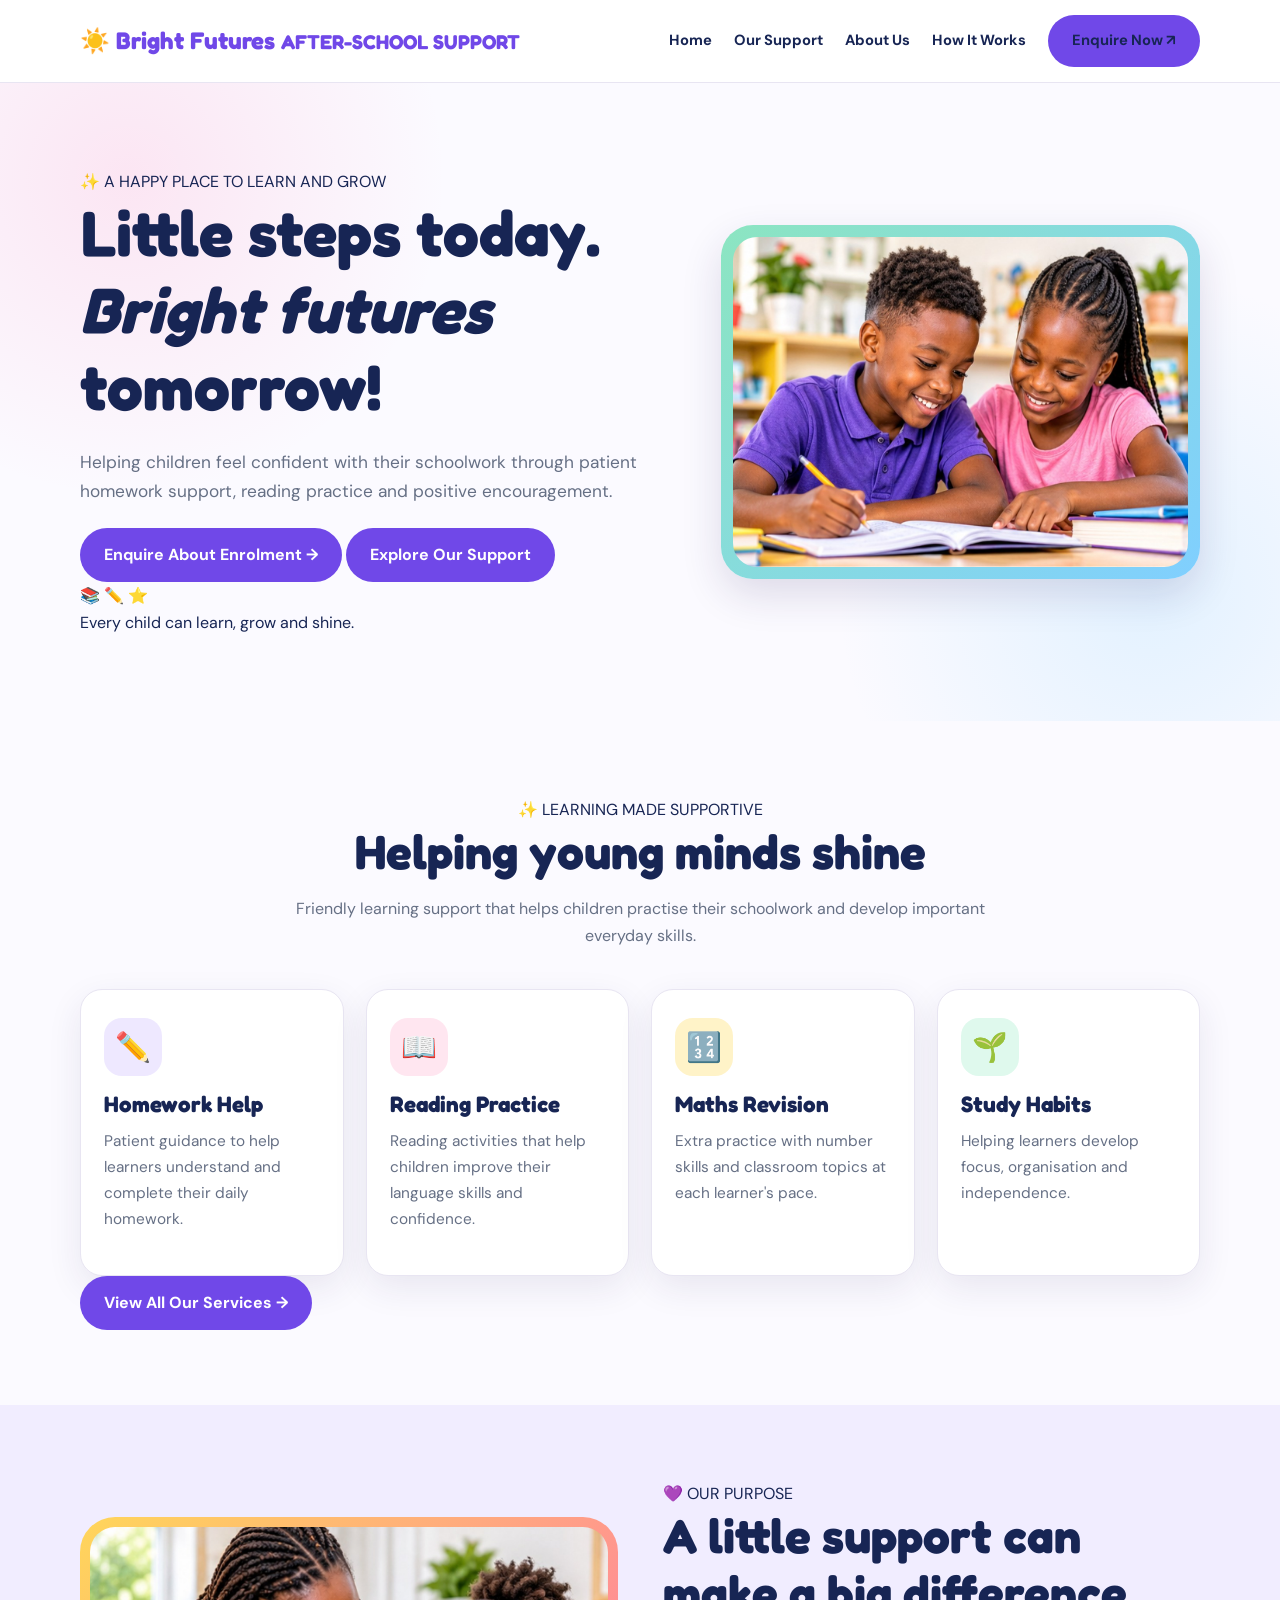
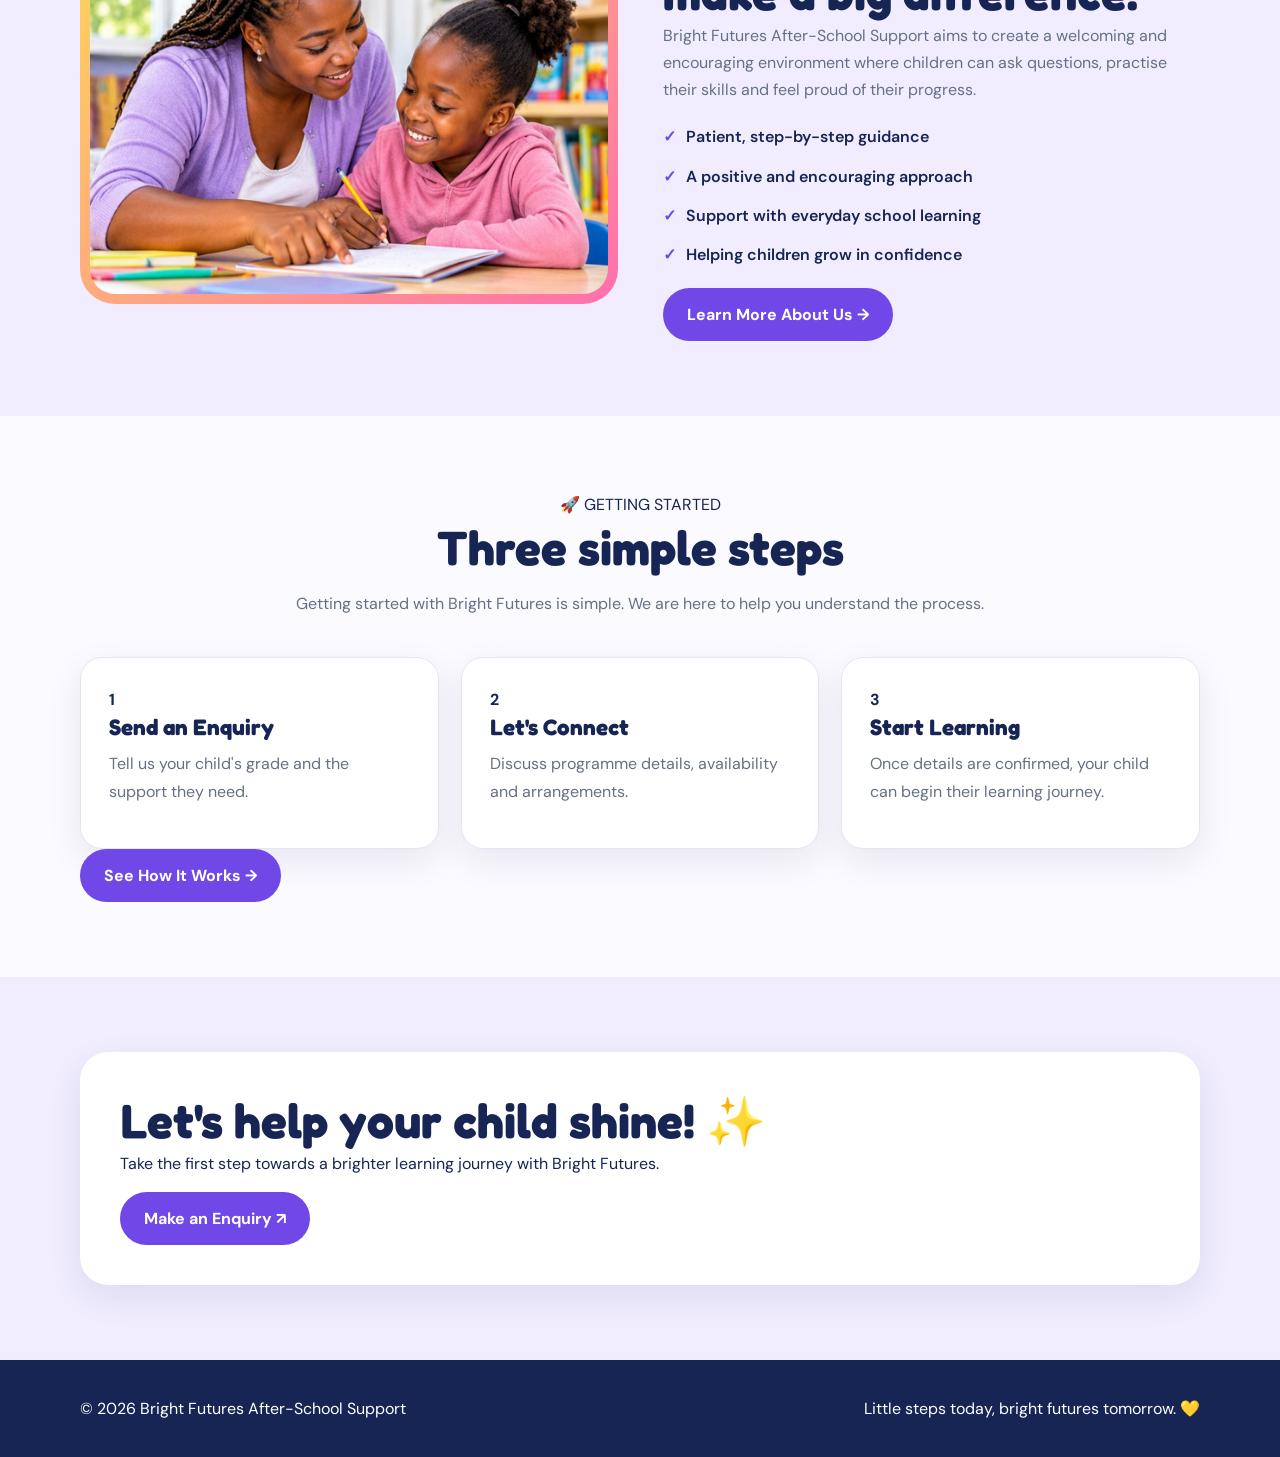
<file: Brightfutures/index.html>
<!DOCTYPE html>

<html lang="en">
<head>
<meta charset="utf-8"/>
<meta content="width=device-width, initial-scale=1.0" name="viewport"/>
<meta content="Bright Futures After-School Support helps children grow in confidence through homework help, reading practice, maths revision and study support." name="description"/>
<title>Bright Futures | Learn, Grow, Shine</title>
<link href="https://fonts.googleapis.com" rel="preconnect"/>
<link crossorigin="" href="https://fonts.gstatic.com" rel="preconnect"/>
<link href="https://fonts.googleapis.com/css2?family=DM+Sans:wght@400;500;600;700;800&amp;family=Fredoka:wght@500;600;700&amp;display=swap" rel="stylesheet"/>
<link href="style.css" rel="stylesheet"/>
</head>
<body>
<!-- HEADER AND NAVIGATION -->
<header>
<div class="wrap nav">
<a class="brand" href="index.html">
<span class="logo">☀️</span>
<span class="brand-name">
                Bright Futures
                <small>AFTER-SCHOOL SUPPORT</small>
</span>
</a>
<nav>
<a href="index.html">Home</a>
<a href="services.html">Our Support</a>
<a href="about.html">About Us</a>
<a href="how-it-works.html">How It Works</a>
<a class="btn" href="enrolment.html">
                Enquire Now <span>↗</span>
</a>
</nav>
</div>
</header>
<main>
<!-- HERO SECTION -->
<section class="hero" id="home">
<div class="wrap hero-grid">
<div class="hero-copy">
<span class="eyebrow">
                ✨ A HAPPY PLACE TO LEARN AND GROW
            </span>
<h1>
                Little steps today.
                <br/>
<em>Bright futures</em> tomorrow!
            </h1>
<p>
                Helping children feel confident with their schoolwork
                through patient homework support, reading practice
                and positive encouragement.
            </p>
<div class="hero-actions">
<a class="btn" href="enrolment.html">
                    Enquire About Enrolment <span>→</span>
</a>
<a class="btn secondary" href="services.html">
                    Explore Our Support
                </a>
</div>
<div class="mini-proof">
<div class="avatars">
<span>📚</span>
<span>✏️</span>
<span>⭐</span>
</div>
<span>
                    Every child can learn, grow and shine.
                </span>
</div>
</div>
<div class="hero-art photo-art"><img alt="Black children working together on their schoolwork" class="hero-photo" loading="eager" src="images/learning-together.jpg"/></div>
</div>
</section>
<!-- SERVICES PREVIEW -->
<section id="services">
<div class="wrap">
<div class="section-head">
<span class="eyebrow">
                ✨ LEARNING MADE SUPPORTIVE
            </span>
<h2>Helping young minds shine</h2>
<p>
                Friendly learning support that helps children
                practise their schoolwork and develop important
                everyday skills.
            </p>
</div>
<div class="cards">
<article class="card">
<div class="card-icon">✏️</div>
<h3>Homework Help</h3>
<p>
                    Patient guidance to help learners understand
                    and complete their daily homework.
                </p>
</article>
<article class="card">
<div class="card-icon">📖</div>
<h3>Reading Practice</h3>
<p>
                    Reading activities that help children
                    improve their language skills and confidence.
                </p>
</article>
<article class="card">
<div class="card-icon">🔢</div>
<h3>Maths Revision</h3>
<p>
                    Extra practice with number skills and
                    classroom topics at each learner's pace.
                </p>
</article>
<article class="card">
<div class="card-icon">🌱</div>
<h3>Study Habits</h3>
<p>
                    Helping learners develop focus,
                    organisation and independence.
                </p>
</article>
</div>
<div class="hero-actions">
<a class="btn" href="services.html">
                View All Our Services →
            </a>
</div>
</div>
</section>
<!-- ABOUT PREVIEW -->
<section class="about" id="about">
<div class="wrap about-grid">
<div class="about-art photo-about-art"><img alt="Black female tutor helping a Black girl with her schoolwork" class="about-photo" loading="lazy" src="images/tutor-support.jpg"/></div>
<div class="about-copy">
<span class="eyebrow">
                💜 OUR PURPOSE
            </span>
<h2>
                A little support can make a big difference.
            </h2>
<p>
                Bright Futures After-School Support aims to
                create a welcoming and encouraging environment
                where children can ask questions, practise their
                skills and feel proud of their progress.
            </p>
<ul class="checks">
<li>Patient, step-by-step guidance</li>
<li>A positive and encouraging approach</li>
<li>Support with everyday school learning</li>
<li>Helping children grow in confidence</li>
</ul>
<a class="btn" href="about.html">
                Learn More About Us →
            </a>
</div>
</div>
</section>
<!-- HOW IT WORKS PREVIEW -->
<section>
<div class="wrap">
<div class="section-head">
<span class="eyebrow">
                🚀 GETTING STARTED
            </span>
<h2>Three simple steps</h2>
<p>
                Getting started with Bright Futures is simple.
                We are here to help you understand the process.
            </p>
</div>
<div class="steps">
<div class="step">
<b>1</b>
<h3>Send an Enquiry</h3>
<p>
                    Tell us your child's grade and the support
                    they need.
                </p>
</div>
<div class="step">
<b>2</b>
<h3>Let's Connect</h3>
<p>
                    Discuss programme details, availability
                    and arrangements.
                </p>
</div>
<div class="step">
<b>3</b>
<h3>Start Learning</h3>
<p>
                    Once details are confirmed, your child
                    can begin their learning journey.
                </p>
</div>
</div>
<div class="hero-actions">
<a class="btn" href="how-it-works.html">
                See How It Works →
            </a>
</div>
</div>
</section>
<!-- ENROLMENT CALL TO ACTION -->
<section class="contact">
<div class="wrap contact-box">
<div>
<h2>
                Let's help your child shine! ✨
            </h2>
<p>
                Take the first step towards a brighter learning
                journey with Bright Futures.
            </p>
</div>
<a class="btn" href="enrolment.html">
            Make an Enquiry <span>↗</span>
</a>
</div>
</section>
</main>
<!-- FOOTER -->
<footer>
<div class="wrap footer-row">
<span>
            © <span id="year"></span>
            Bright Futures After-School Support
        </span>
<span>
            Little steps today, bright futures tomorrow. 💛
        </span>
</div>
</footer>
<script src="script.js"></script>
</body>
</html>
</file>
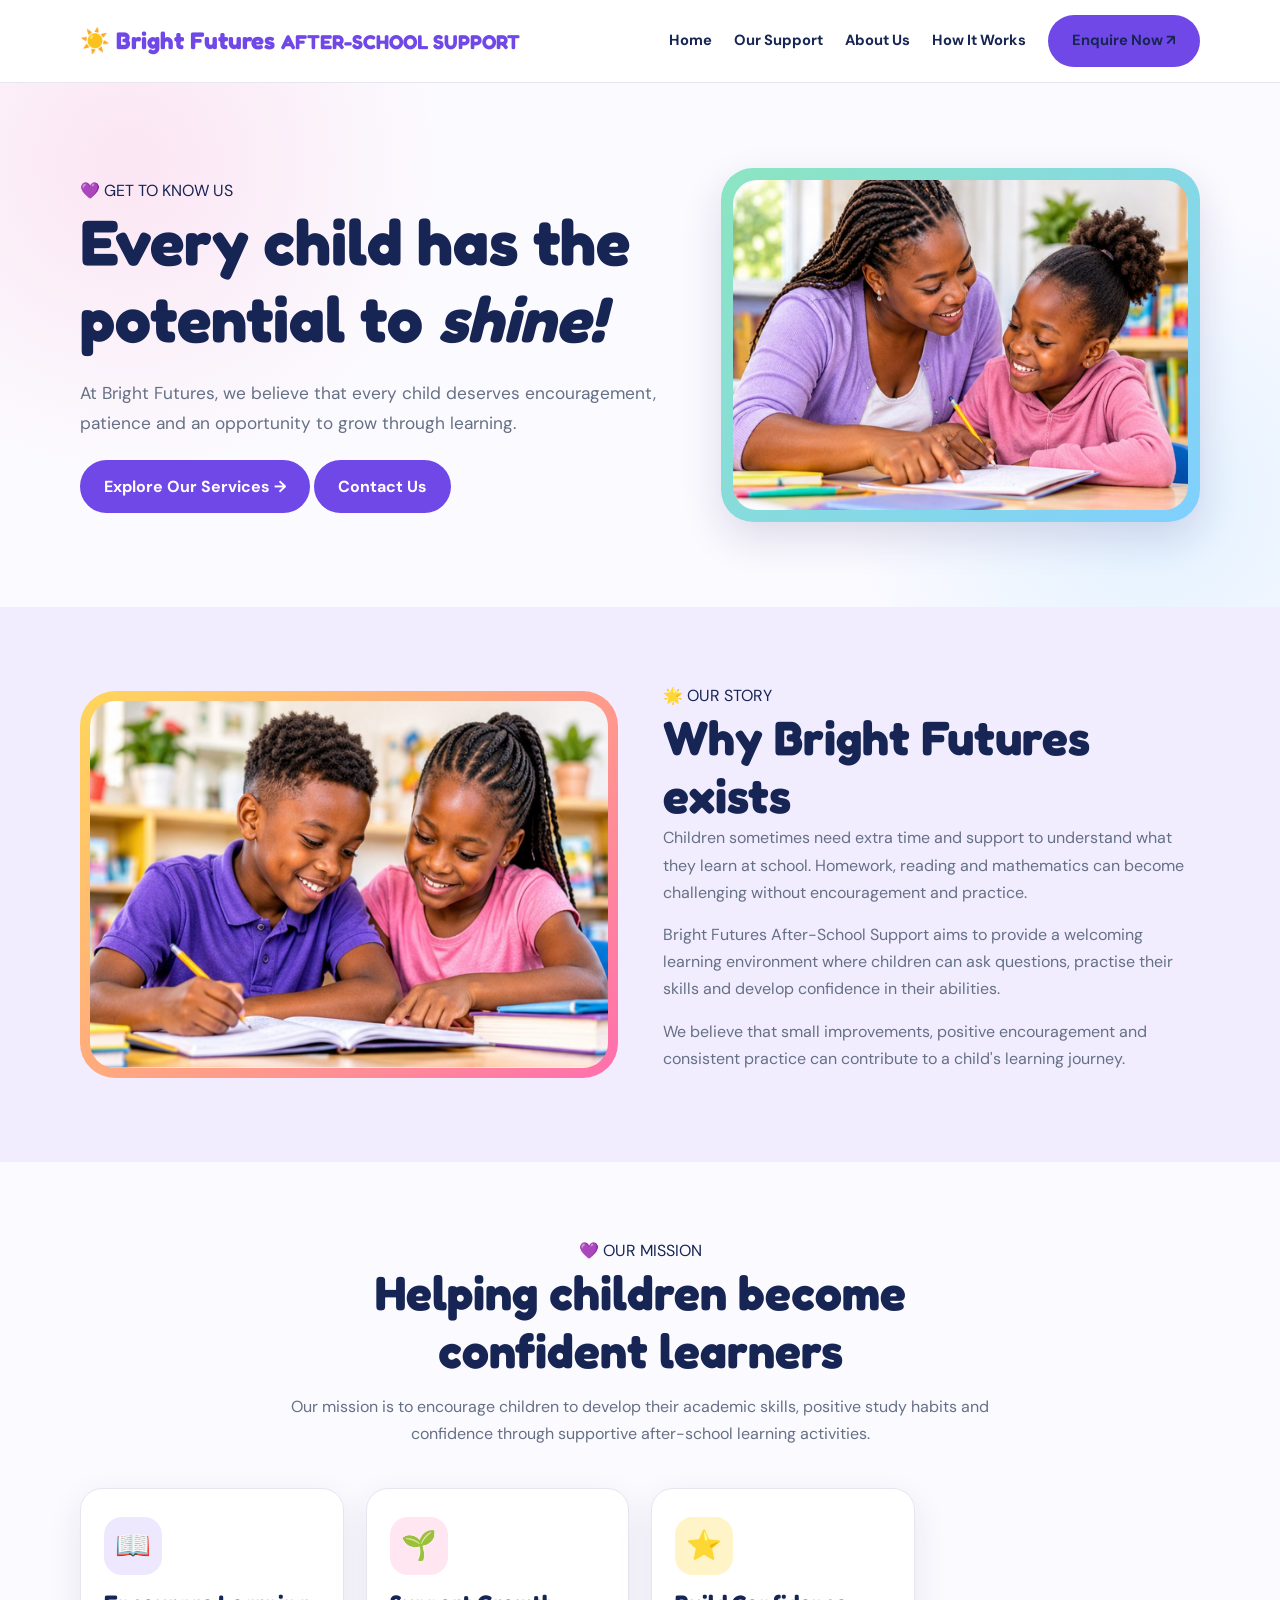
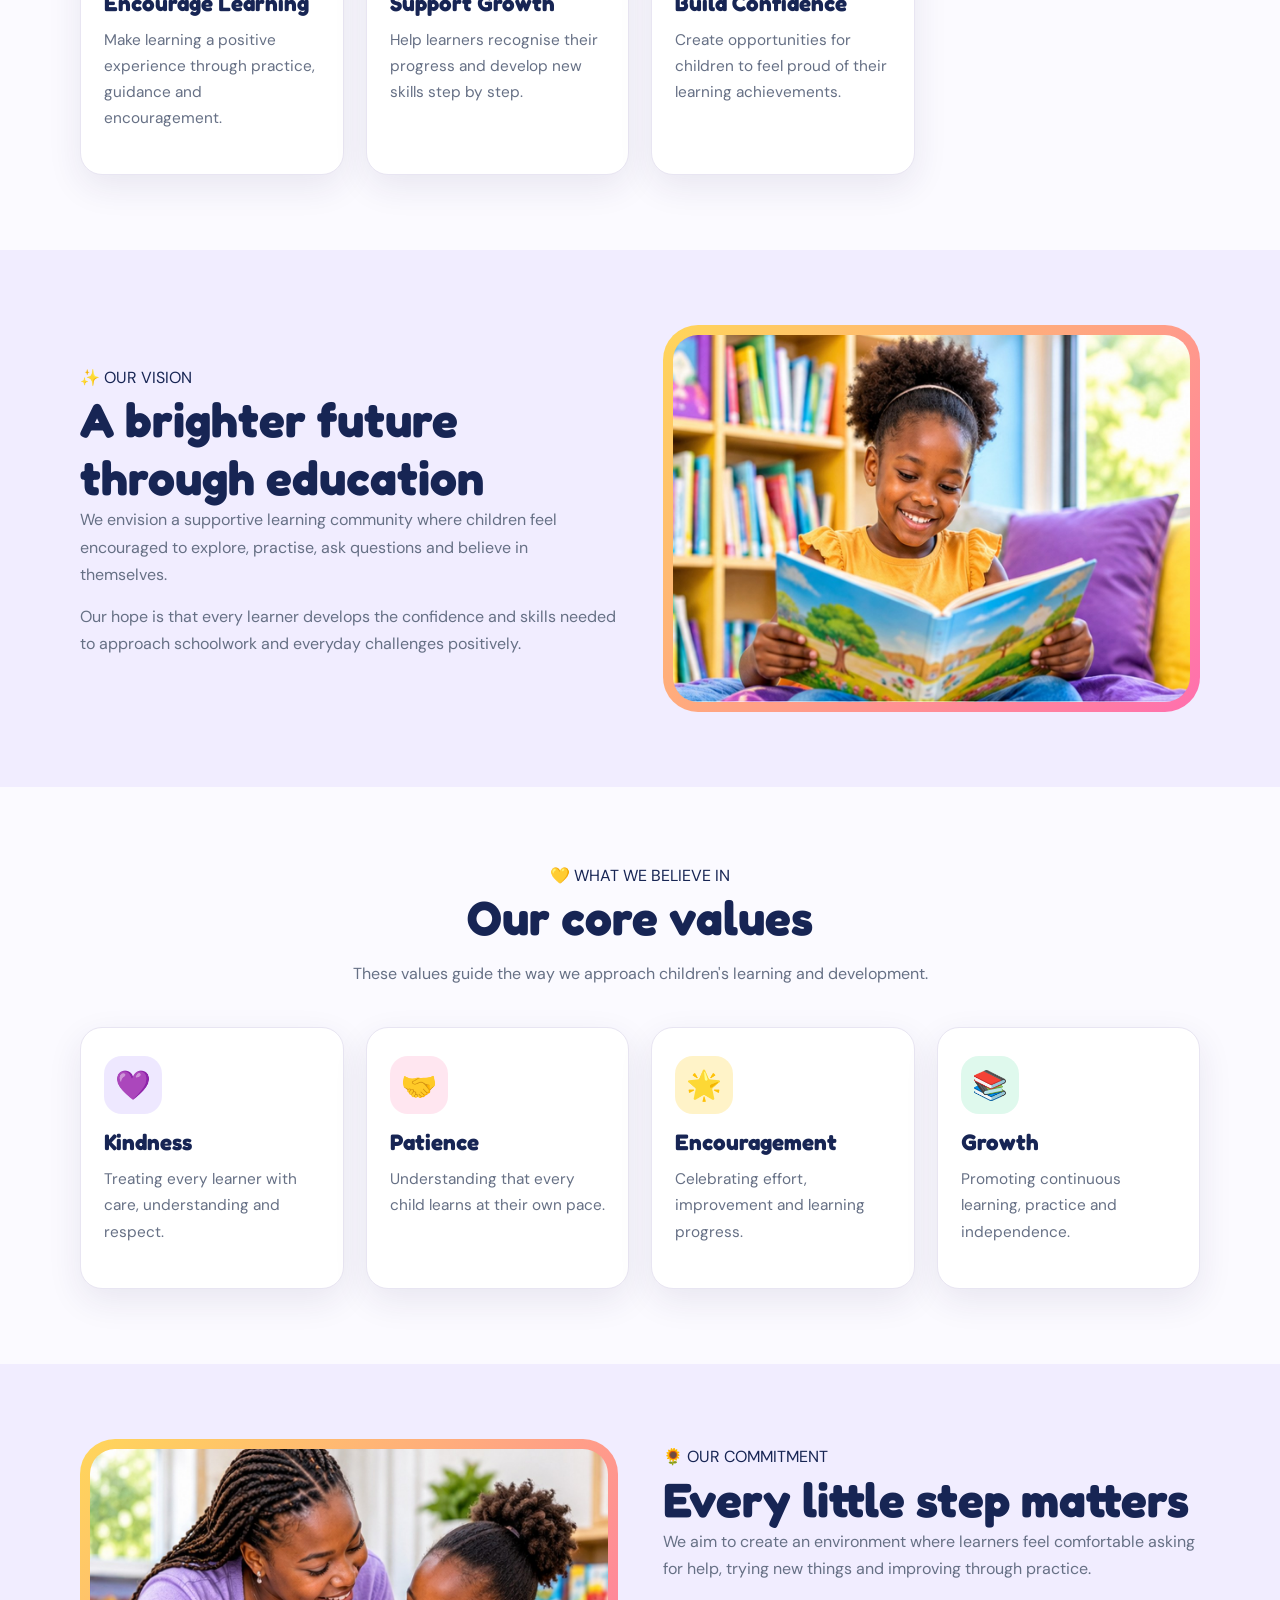
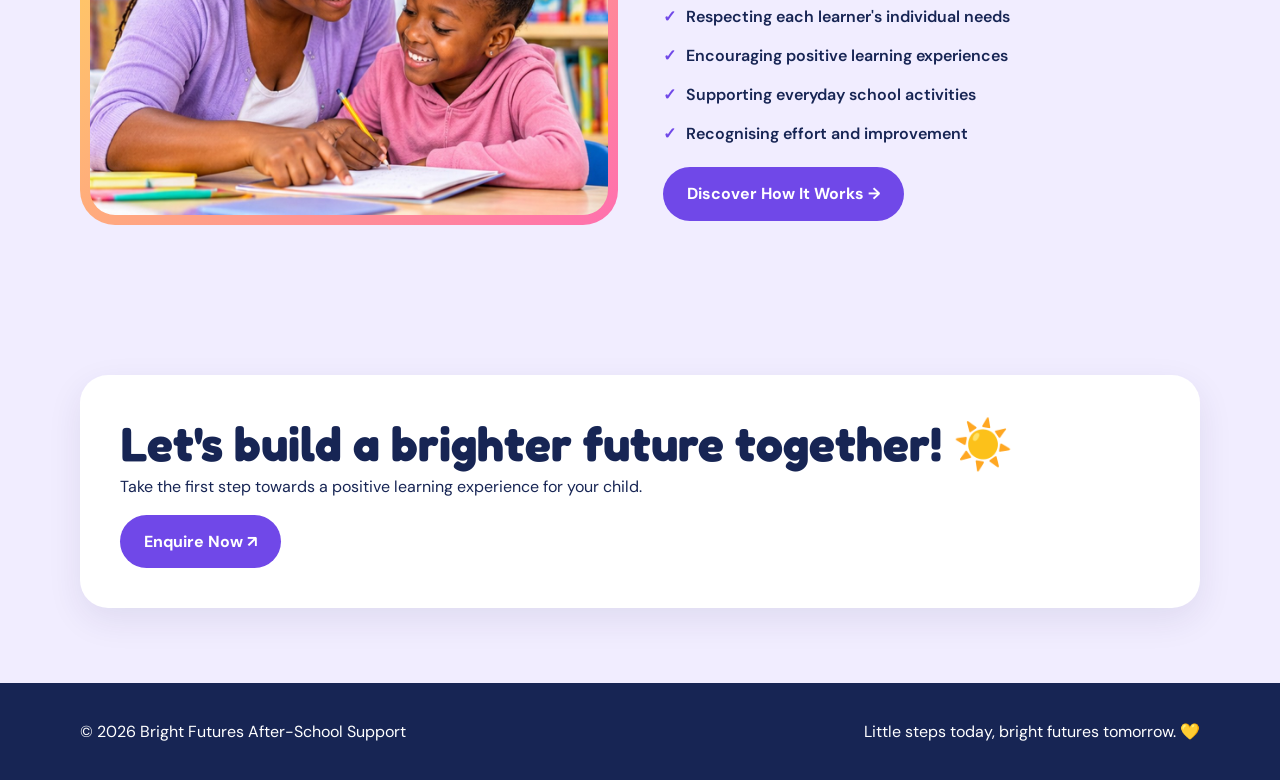
<file: Brightfutures/about.html>
<!DOCTYPE html>

<html lang="en">
<head>
<meta charset="utf-8"/>
<meta content="width=device-width, initial-scale=1.0" name="viewport"/>
<meta content="Learn about Bright Futures After-School Support, our purpose, values and commitment to encouraging children's learning." name="description"/>
<title>About Us | Bright Futures</title>
<link href="https://fonts.googleapis.com" rel="preconnect"/>
<link crossorigin="" href="https://fonts.gstatic.com" rel="preconnect"/>
<link href="https://fonts.googleapis.com/css2?family=DM+Sans:wght@400;500;600;700;800&amp;family=Fredoka:wght@500;600;700&amp;display=swap" rel="stylesheet"/>
<link href="style.css" rel="stylesheet"/>
</head>
<body>
<!-- HEADER AND NAVIGATION -->
<header>
<div class="wrap nav">
<a class="brand" href="index.html">
<span class="logo">☀️</span>
<span class="brand-name">
                Bright Futures
                <small>AFTER-SCHOOL SUPPORT</small>
</span>
</a>
<nav>
<a href="index.html">Home</a>
<a href="services.html">Our Support</a>
<a aria-current="page" href="about.html">About Us</a>
<a href="how-it-works.html">How It Works</a>
<a class="btn" href="enrolment.html">
                Enquire Now <span>↗</span>
</a>
</nav>
</div>
</header>
<main>
<!-- ABOUT HERO -->
<section class="hero">
<div class="wrap hero-grid">
<div class="hero-copy">
<span class="eyebrow">
                💜 GET TO KNOW US
            </span>
<h1>
                Every child has the potential to
                <em>shine!</em>
</h1>
<p>
                At Bright Futures, we believe that every child
                deserves encouragement, patience and an
                opportunity to grow through learning.
            </p>
<div class="hero-actions">
<a class="btn" href="services.html">
                    Explore Our Services →
                </a>
<a class="btn secondary" href="enrolment.html">
                    Contact Us
                </a>
</div>
</div>
<div class="hero-art photo-art"><img alt="A tutor supporting a Black learner with her schoolwork" class="hero-photo" loading="eager" src="images/tutor-support.jpg"/></div>
</div>
</section>
<!-- OUR STORY -->
<section class="about">
<div class="wrap about-grid">
<div class="about-art photo-about-art"><img alt="Black children learning and completing schoolwork together" class="about-photo" loading="lazy" src="images/learning-together.jpg"/></div>
<div class="about-copy">
<span class="eyebrow">
                🌟 OUR STORY
            </span>
<h2>Why Bright Futures exists</h2>
<p>
                Children sometimes need extra time and support
                to understand what they learn at school.
                Homework, reading and mathematics can become
                challenging without encouragement and practice.
            </p>
<p>
                Bright Futures After-School Support aims to
                provide a welcoming learning environment where
                children can ask questions, practise their skills
                and develop confidence in their abilities.
            </p>
<p>
                We believe that small improvements, positive
                encouragement and consistent practice can
                contribute to a child's learning journey.
            </p>
</div>
</div>
</section>
<!-- OUR MISSION -->
<section>
<div class="wrap">
<div class="section-head">
<span class="eyebrow">
                💜 OUR MISSION
            </span>
<h2>Helping children become confident learners</h2>
<p>
                Our mission is to encourage children to develop
                their academic skills, positive study habits
                and confidence through supportive after-school
                learning activities.
            </p>
</div>
<div class="cards">
<article class="card">
<div class="card-icon">📖</div>
<h3>Encourage Learning</h3>
<p>
                    Make learning a positive experience through
                    practice, guidance and encouragement.
                </p>
</article>
<article class="card">
<div class="card-icon">🌱</div>
<h3>Support Growth</h3>
<p>
                    Help learners recognise their progress
                    and develop new skills step by step.
                </p>
</article>
<article class="card">
<div class="card-icon">⭐</div>
<h3>Build Confidence</h3>
<p>
                    Create opportunities for children to feel
                    proud of their learning achievements.
                </p>
</article>
</div>
</div>
</section>
<!-- OUR VISION -->
<section class="about">
<div class="wrap about-grid">
<div class="about-copy">
<span class="eyebrow">
                ✨ OUR VISION
            </span>
<h2>A brighter future through education</h2>
<p>
                We envision a supportive learning community
                where children feel encouraged to explore,
                practise, ask questions and believe in themselves.
            </p>
<p>
                Our hope is that every learner develops the
                confidence and skills needed to approach
                schoolwork and everyday challenges positively.
            </p>
</div>
<div class="about-art photo-about-art"><img alt="Black girl reading a colourful storybook" class="about-photo" loading="lazy" src="images/reading-practice.jpg"/></div>
</div>
</section>
<!-- OUR VALUES -->
<section>
<div class="wrap">
<div class="section-head">
<span class="eyebrow">
                💛 WHAT WE BELIEVE IN
            </span>
<h2>Our core values</h2>
<p>
                These values guide the way we approach
                children's learning and development.
            </p>
</div>
<div class="cards">
<article class="card">
<div class="card-icon">💜</div>
<h3>Kindness</h3>
<p>
                    Treating every learner with care,
                    understanding and respect.
                </p>
</article>
<article class="card">
<div class="card-icon">🤝</div>
<h3>Patience</h3>
<p>
                    Understanding that every child learns
                    at their own pace.
                </p>
</article>
<article class="card">
<div class="card-icon">🌟</div>
<h3>Encouragement</h3>
<p>
                    Celebrating effort, improvement
                    and learning progress.
                </p>
</article>
<article class="card">
<div class="card-icon">📚</div>
<h3>Growth</h3>
<p>
                    Promoting continuous learning,
                    practice and independence.
                </p>
</article>
</div>
</div>
</section>
<!-- OUR COMMITMENT -->
<section class="about">
<div class="wrap about-grid">
<div class="about-art photo-about-art"><img alt="Black female tutor helping a Black girl with her schoolwork" class="about-photo" loading="lazy" src="images/tutor-support.jpg"/></div>
<div class="about-copy">
<span class="eyebrow">
                🌻 OUR COMMITMENT
            </span>
<h2>Every little step matters</h2>
<p>
                We aim to create an environment where learners
                feel comfortable asking for help, trying new
                things and improving through practice.
            </p>
<ul class="checks">
<li>Respecting each learner's individual needs</li>
<li>Encouraging positive learning experiences</li>
<li>Supporting everyday school activities</li>
<li>Recognising effort and improvement</li>
</ul>
<a class="btn" href="how-it-works.html">
                Discover How It Works →
            </a>
</div>
</div>
</section>
<!-- CALL TO ACTION -->
<section class="contact">
<div class="wrap contact-box">
<div>
<h2>Let's build a brighter future together! ☀️</h2>
<p>
                Take the first step towards a positive
                learning experience for your child.
            </p>
</div>
<a class="btn" href="enrolment.html">
            Enquire Now <span>↗</span>
</a>
</div>
</section>
</main>
<!-- FOOTER -->
<footer>
<div class="wrap footer-row">
<span>
            © <span id="year"></span>
            Bright Futures After-School Support
        </span>
<span>
            Little steps today, bright futures tomorrow. 💛
        </span>
</div>
</footer>
<script src="script.js"></script>
</body>
</html>
</file>
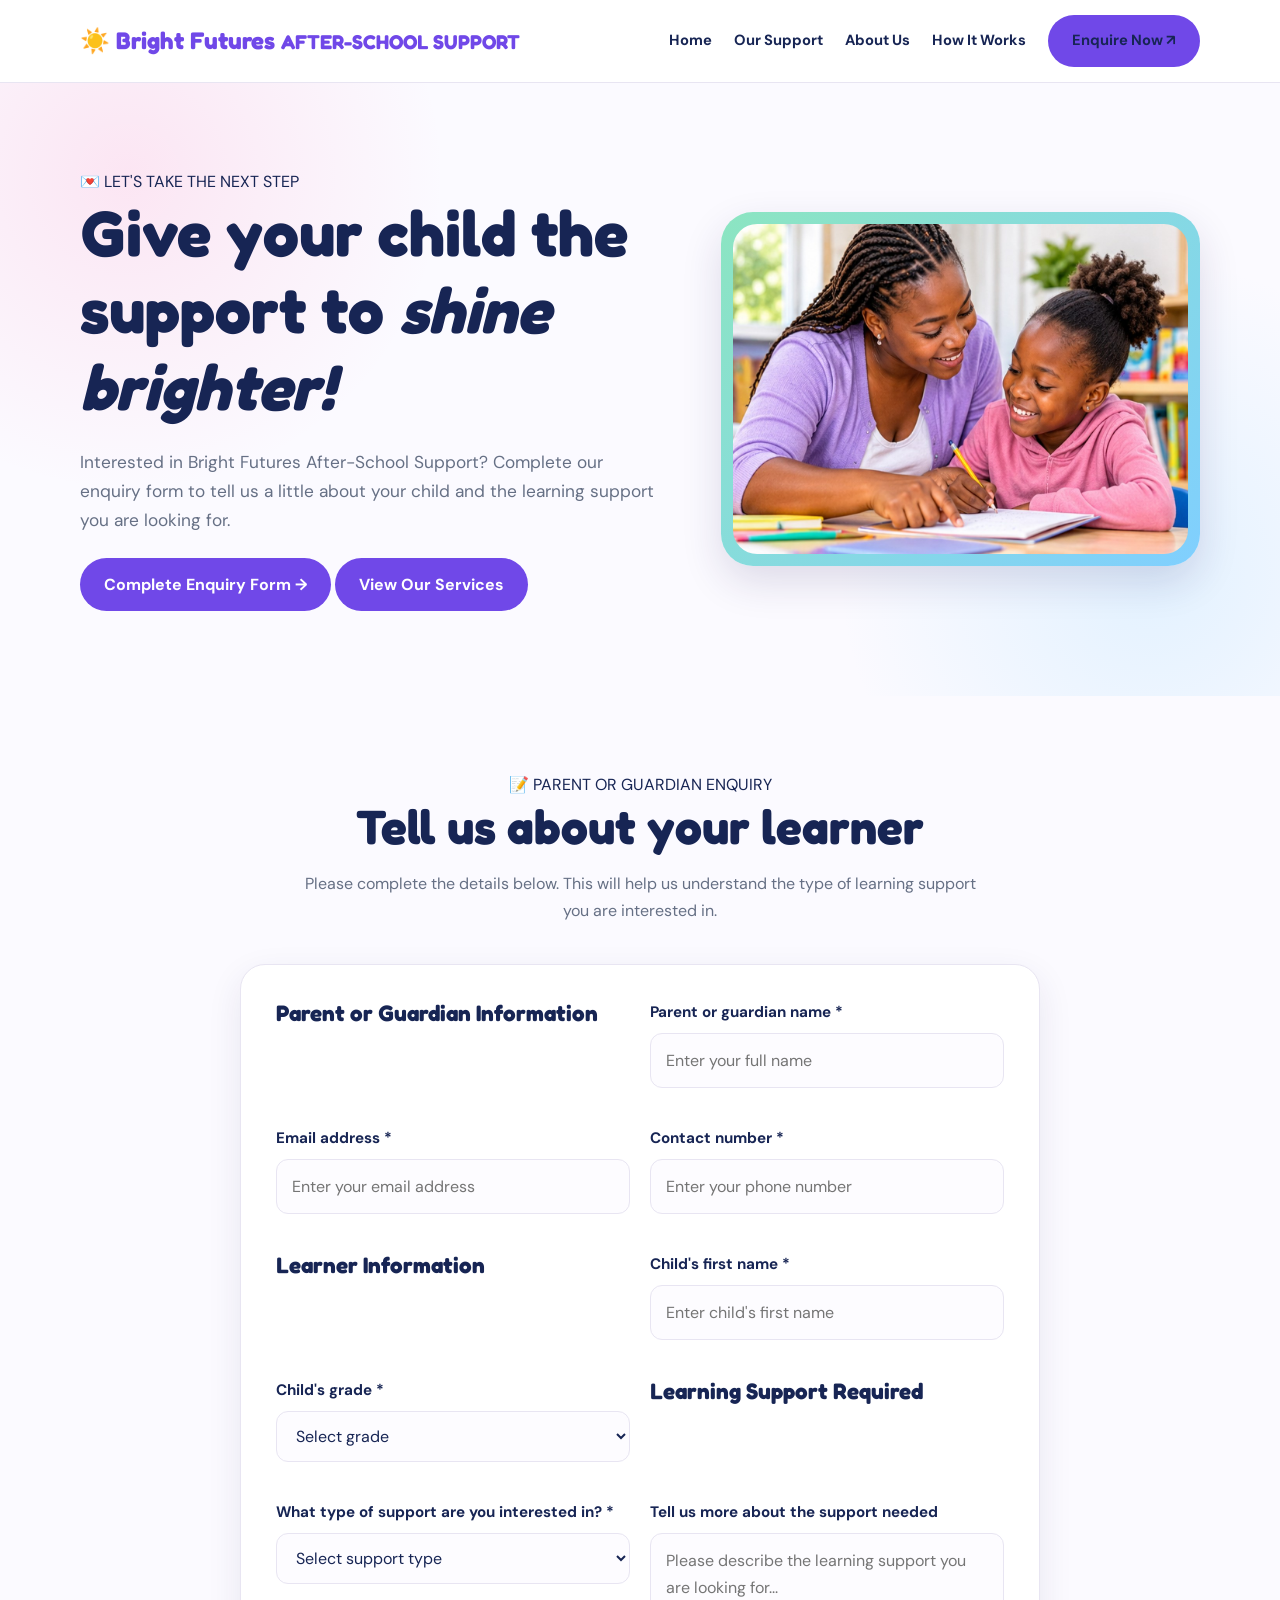
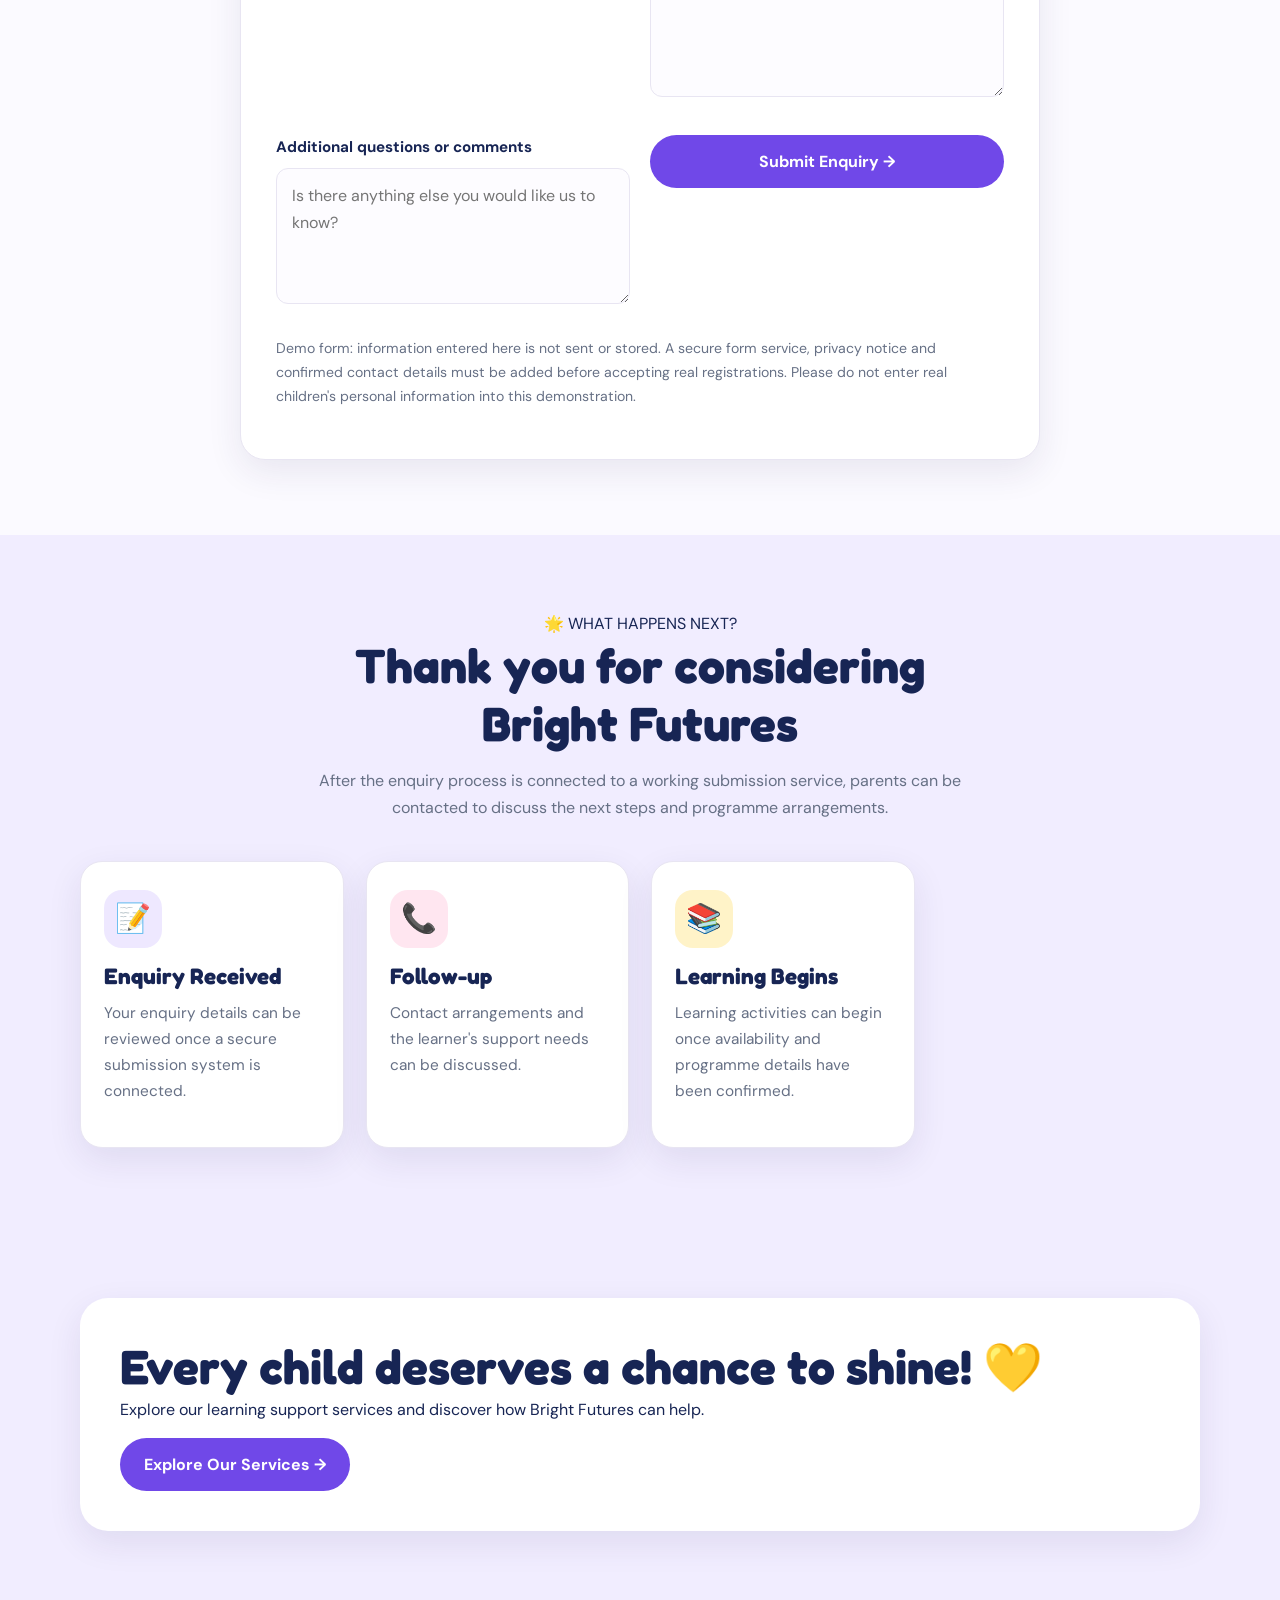
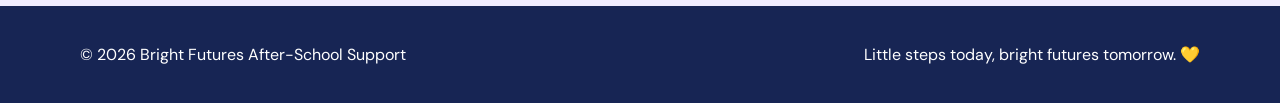
<file: Brightfutures/enrolment.html>
<!DOCTYPE html>

<html lang="en">
<head>
<meta charset="utf-8"/>
<meta content="width=device-width, initial-scale=1.0" name="viewport"/>
<meta content="Enquire about Bright Futures After-School Support for your child." name="description"/>
<title>Enrolment &amp; Contact | Bright Futures</title>
<link href="https://fonts.googleapis.com" rel="preconnect"/>
<link crossorigin="" href="https://fonts.gstatic.com" rel="preconnect"/>
<link href="https://fonts.googleapis.com/css2?family=DM+Sans:wght@400;500;600;700;800&amp;family=Fredoka:wght@500;600;700&amp;display=swap" rel="stylesheet"/>
<link href="style.css" rel="stylesheet"/>
</head>
<body>
<!-- HEADER AND NAVIGATION -->
<header>
<div class="wrap nav">
<a class="brand" href="index.html">
<span class="logo">☀️</span>
<span class="brand-name">
                Bright Futures
                <small>AFTER-SCHOOL SUPPORT</small>
</span>
</a>
<nav>
<a href="index.html">Home</a>
<a href="services.html">Our Support</a>
<a href="about.html">About Us</a>
<a href="how-it-works.html">How It Works</a>
<a aria-current="page" class="btn" href="enrolment.html">
                Enquire Now <span>↗</span>
</a>
</nav>
</div>
</header>
<main>
<!-- ENROLMENT HERO -->
<section class="hero">
<div class="wrap hero-grid">
<div class="hero-copy">
<span class="eyebrow">
                💌 LET'S TAKE THE NEXT STEP
            </span>
<h1>
                Give your child the support to
                <em>shine brighter!</em>
</h1>
<p>
                Interested in Bright Futures After-School Support?
                Complete our enquiry form to tell us a little
                about your child and the learning support
                you are looking for.
            </p>
<div class="hero-actions">
<a class="btn" href="#enquiry-form">
                    Complete Enquiry Form →
                </a>
<a class="btn secondary" href="services.html">
                    View Our Services
                </a>
</div>
</div>
<div class="hero-art photo-art"><img alt="A tutor helping a Black learner with her schoolwork" class="hero-photo" loading="eager" src="images/tutor-support.jpg"/></div>
</div>
</section>
<!-- FORM INTRODUCTION -->
<section>
<div class="wrap">
<div class="section-head">
<span class="eyebrow">
                📝 PARENT OR GUARDIAN ENQUIRY
            </span>
<h2>Tell us about your learner</h2>
<p>
                Please complete the details below.
                This will help us understand the type
                of learning support you are interested in.
            </p>
</div>
<!-- ENQUIRY FORM -->
<div class="form-shell">
<form id="enquiryForm">
<div class="form-grid">
<!-- PARENT INFORMATION -->
<div class="field full">
<h3>Parent or Guardian Information</h3>
</div>
<div class="field">
<label for="parent">
                            Parent or guardian name *
                        </label>
<input autocomplete="name" id="parent" name="parent" placeholder="Enter your full name" required="" type="text"/>
</div>
<div class="field">
<label for="email">
                            Email address *
                        </label>
<input autocomplete="email" id="email" name="email" placeholder="Enter your email address" required="" type="email"/>
</div>
<div class="field">
<label for="phone">
                            Contact number *
                        </label>
<input autocomplete="tel" id="phone" name="phone" placeholder="Enter your phone number" required="" type="tel"/>
</div>
<!-- LEARNER INFORMATION -->
<div class="field full">
<h3>Learner Information</h3>
</div>
<div class="field">
<label for="child">
                            Child's first name *
                        </label>
<input id="child" name="child" placeholder="Enter child's first name" required="" type="text"/>
</div>
<div class="field">
<label for="grade">
                            Child's grade *
                        </label>
<select id="grade" name="grade" required="">
<option value="">Select grade</option>
<option>Grade R</option>
<option>Grade 1</option>
<option>Grade 2</option>
<option>Grade 3</option>
<option>Grade 4</option>
<option>Grade 5</option>
<option>Grade 6</option>
<option>Grade 7</option>
<option>Other</option>
</select>
</div>
<!-- SUPPORT REQUIREMENTS -->
<div class="field full">
<h3>Learning Support Required</h3>
</div>
<div class="field full">
<label for="support">
                            What type of support are you interested in? *
                        </label>
<select id="support" name="support" required="">
<option value="">Select support type</option>
<option>Homework Help</option>
<option>Reading Practice</option>
<option>Maths Revision</option>
<option>Study Habits</option>
<option>Multiple Support Areas</option>
<option>Other</option>
</select>
</div>
<div class="field full">
<label for="needs">
                            Tell us more about the support needed
                        </label>
<textarea id="needs" name="needs" placeholder="Please describe the learning support you are looking for..." rows="5"></textarea>
</div>
<!-- ADDITIONAL INFORMATION -->
<div class="field full">
<label for="message">
                            Additional questions or comments
                        </label>
<textarea id="message" name="message" placeholder="Is there anything else you would like us to know?" rows="4"></textarea>
</div>
<!-- SUBMIT BUTTON -->
<div class="field full">
<button class="btn" type="submit">
                            Submit Enquiry →
                        </button>
</div>
</div>
<p class="form-note">
                    Demo form: information entered here is not
                    sent or stored. A secure form service,
                    privacy notice and confirmed contact details
                    must be added before accepting real registrations.
                    Please do not enter real children's personal
                    information into this demonstration.
                </p>
<div class="success" id="success" role="status">

                    Thank you for completing the Bright Futures
                    enquiry form! This is a demonstration only.
                    Your information has not been sent.
                    Please contact Bright Futures directly
                    to confirm your enquiry.

                </div>
</form>
</div>
</div>
</section>
<!-- WHAT HAPPENS NEXT -->
<section class="about">
<div class="wrap">
<div class="section-head">
<span class="eyebrow">
                🌟 WHAT HAPPENS NEXT?
            </span>
<h2>Thank you for considering Bright Futures</h2>
<p>
                After the enquiry process is connected to a
                working submission service, parents can be
                contacted to discuss the next steps and
                programme arrangements.
            </p>
</div>
<div class="cards">
<article class="card">
<div class="card-icon">📝</div>
<h3>Enquiry Received</h3>
<p>
                    Your enquiry details can be reviewed
                    once a secure submission system is connected.
                </p>
</article>
<article class="card">
<div class="card-icon">📞</div>
<h3>Follow-up</h3>
<p>
                    Contact arrangements and the learner's
                    support needs can be discussed.
                </p>
</article>
<article class="card">
<div class="card-icon">📚</div>
<h3>Learning Begins</h3>
<p>
                    Learning activities can begin once
                    availability and programme details
                    have been confirmed.
                </p>
</article>
</div>
</div>
</section>
<!-- SERVICES REMINDER -->
<section class="contact">
<div class="wrap contact-box">
<div>
<h2>Every child deserves a chance to shine! 💛</h2>
<p>
                Explore our learning support services
                and discover how Bright Futures can help.
            </p>
</div>
<a class="btn" href="services.html">
            Explore Our Services →
        </a>
</div>
</section>
</main>
<!-- FOOTER -->
<footer>
<div class="wrap footer-row">
<span>
            © <span id="year"></span>
            Bright Futures After-School Support
        </span>
<span>
            Little steps today, bright futures tomorrow. 💛
        </span>
</div>
</footer>
<script src="script.js"></script>
</body>
</html>
</file>
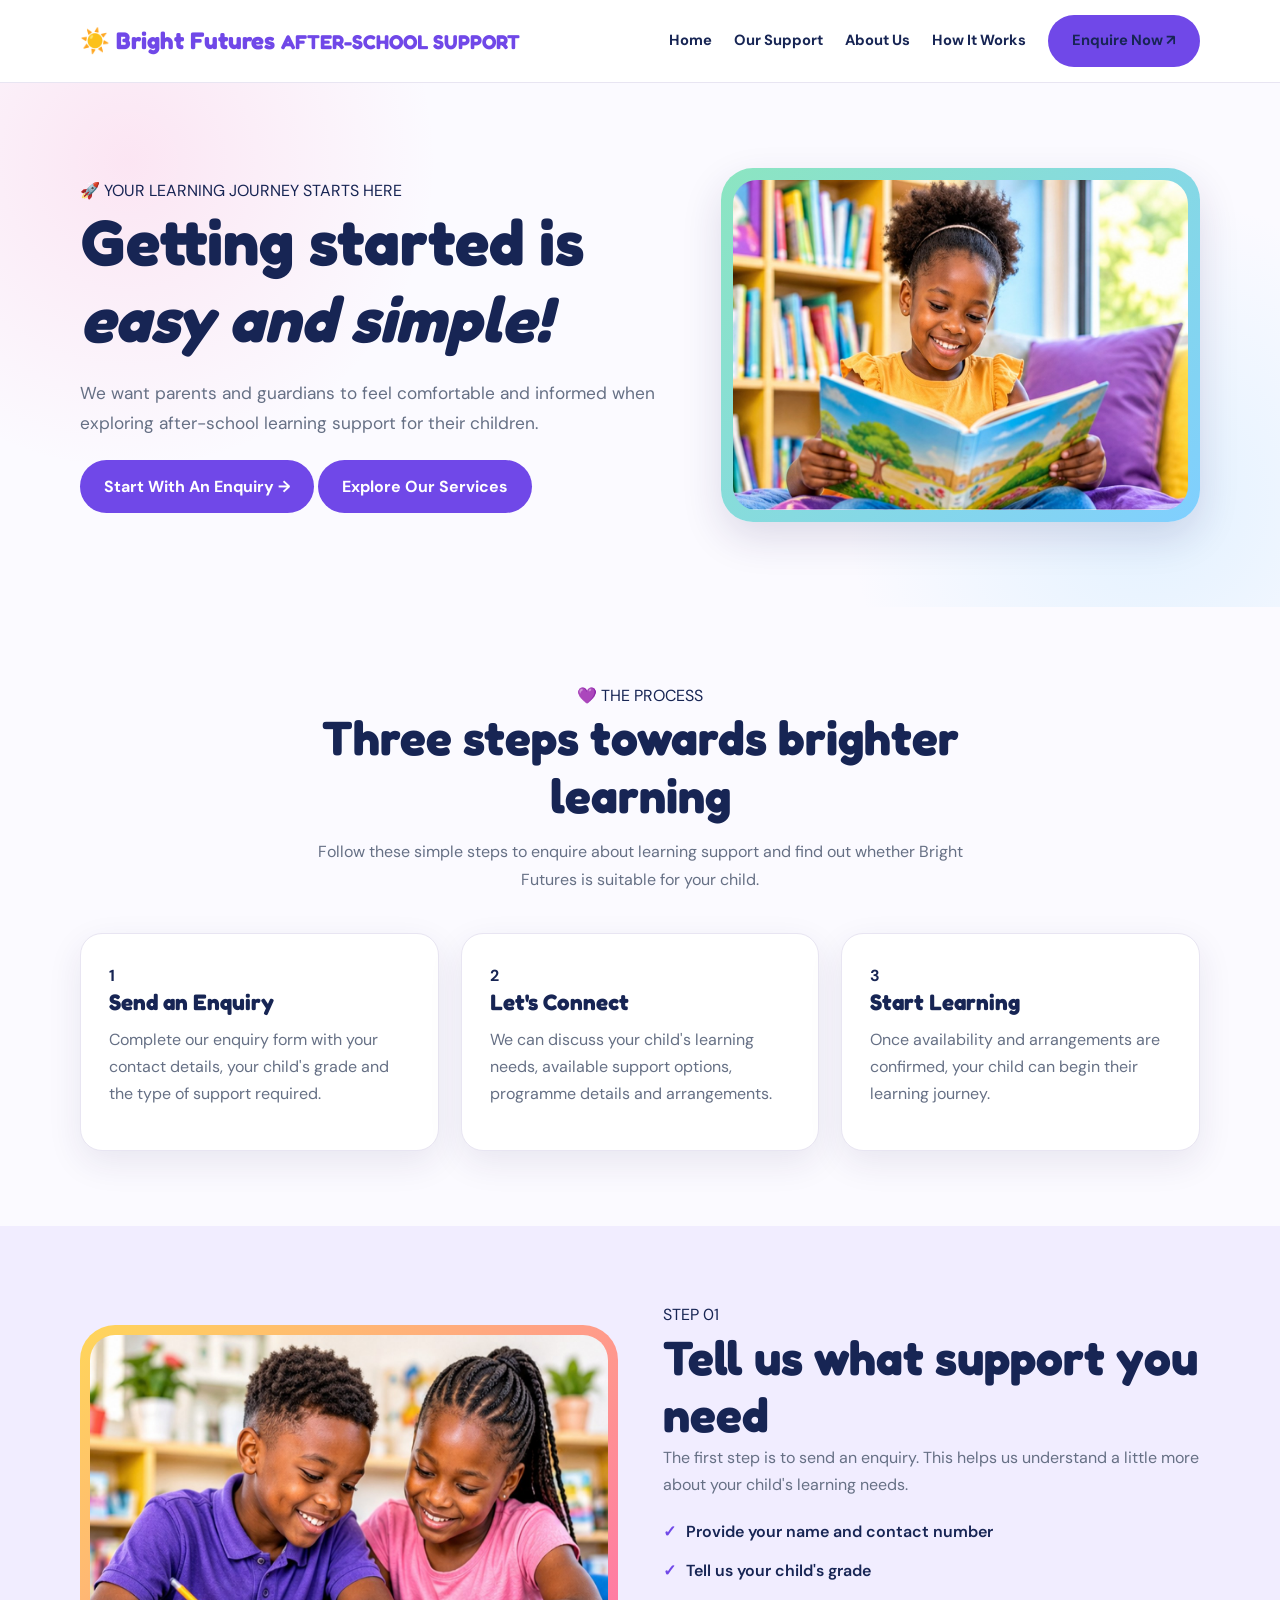
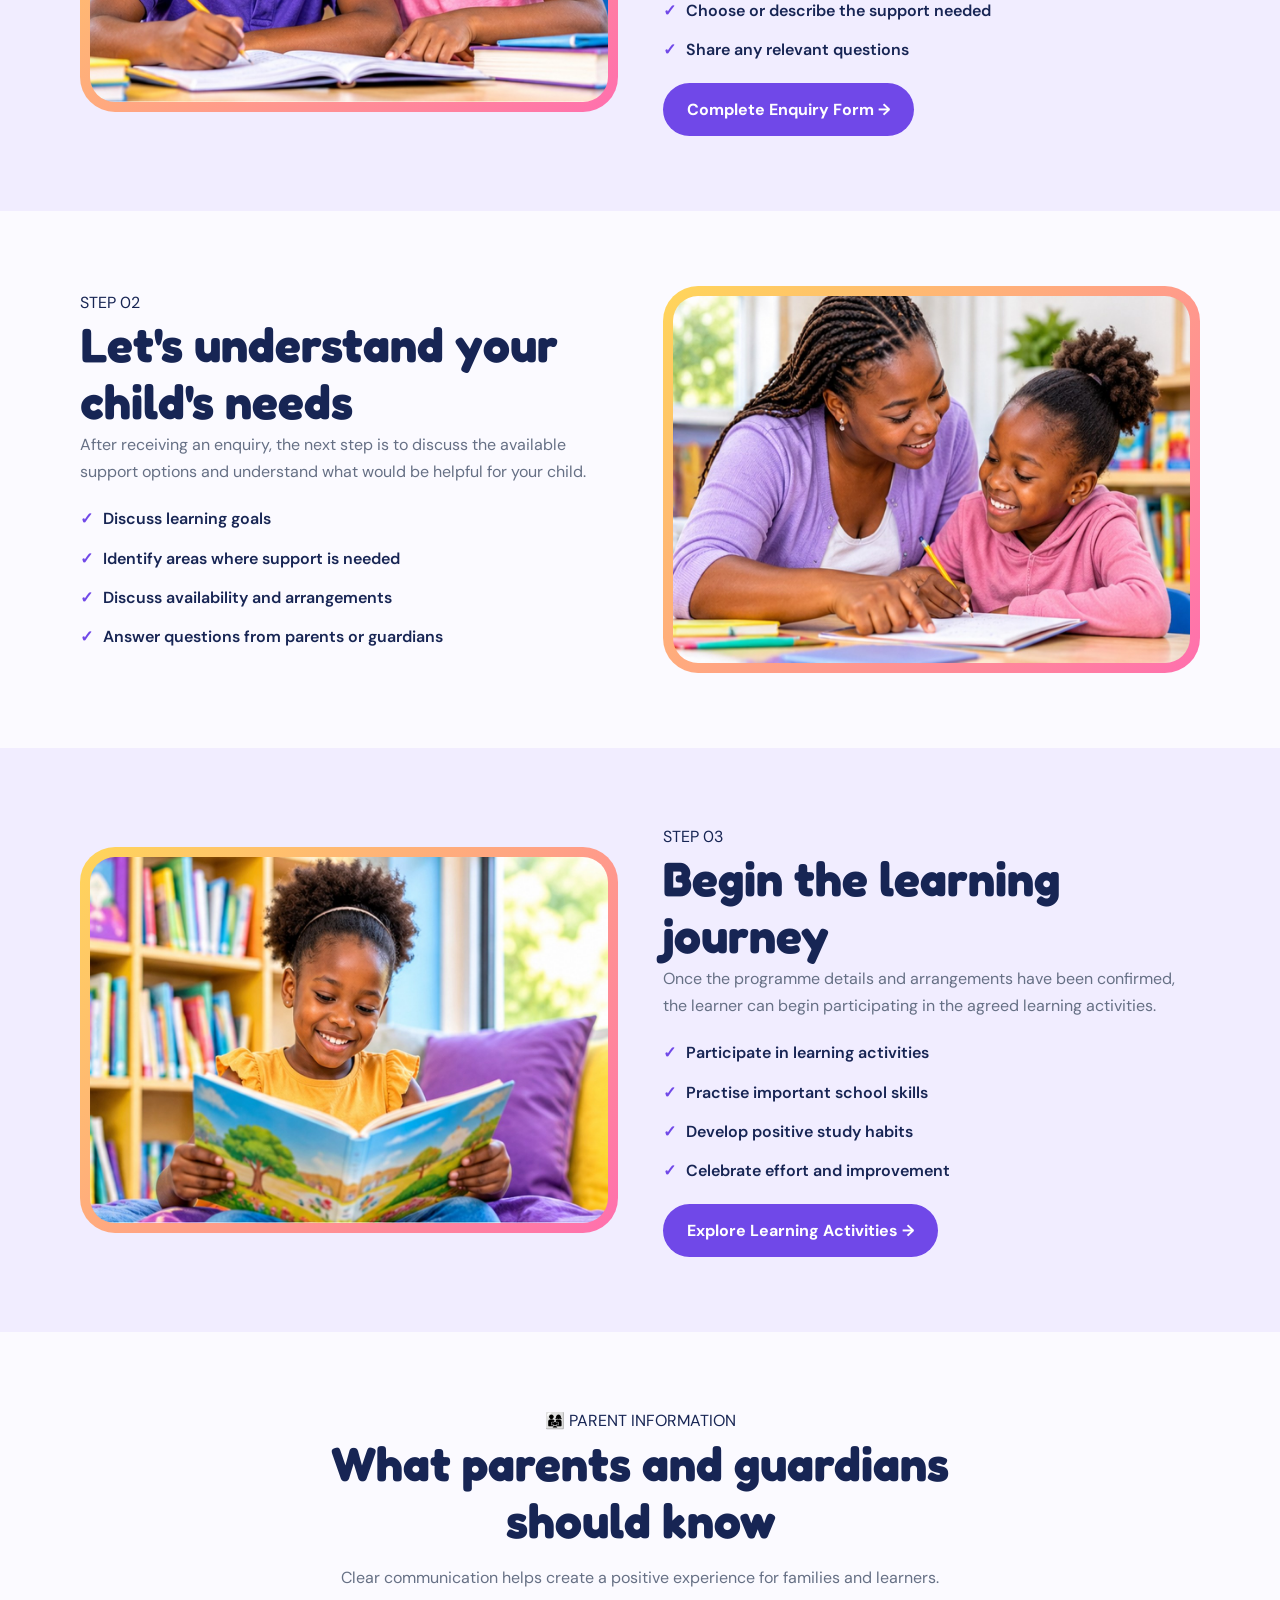
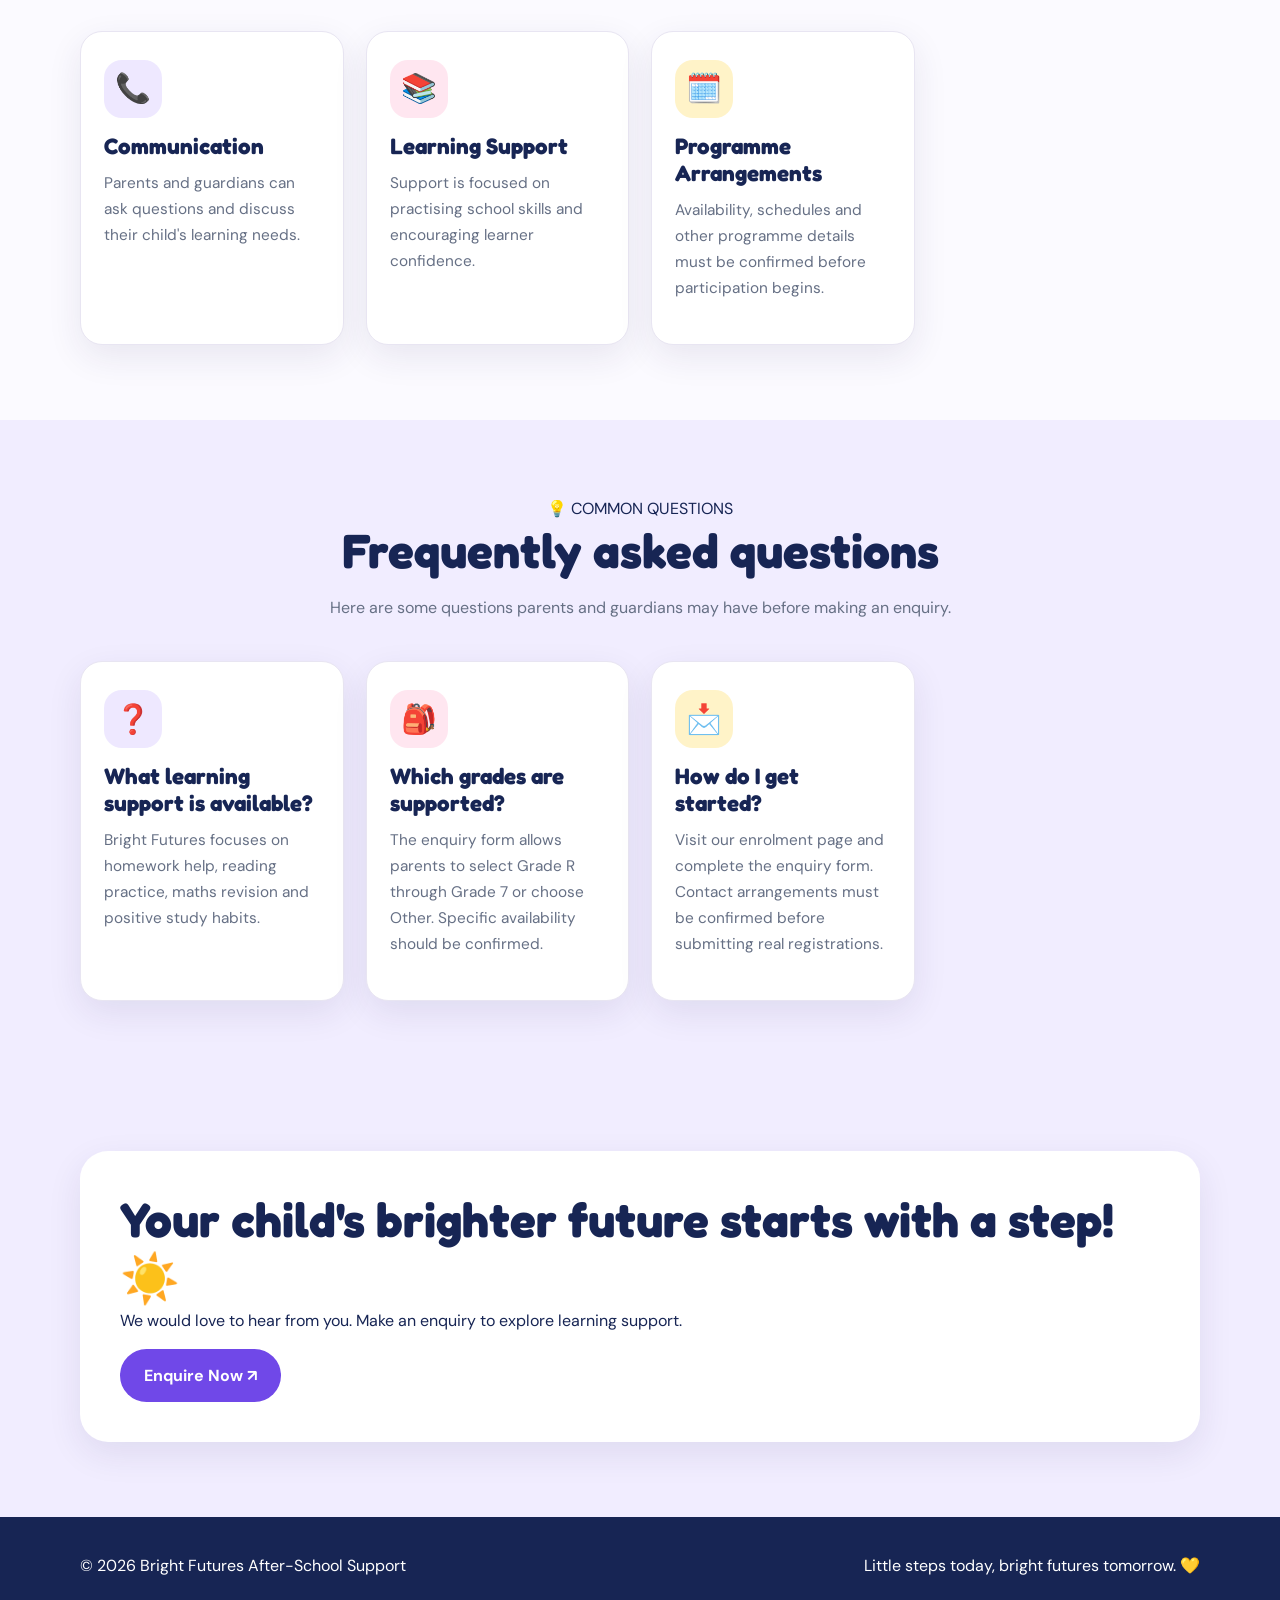
<file: Brightfutures/how-it-works.html>
<!DOCTYPE html>

<html lang="en">
<head>
<meta charset="utf-8"/>
<meta content="width=device-width, initial-scale=1.0" name="viewport"/>
<meta content="Find out how to get started with Bright Futures After-School Support." name="description"/>
<title>How It Works | Bright Futures</title>
<link href="https://fonts.googleapis.com" rel="preconnect"/>
<link crossorigin="" href="https://fonts.gstatic.com" rel="preconnect"/>
<link href="https://fonts.googleapis.com/css2?family=DM+Sans:wght@400;500;600;700;800&amp;family=Fredoka:wght@500;600;700&amp;display=swap" rel="stylesheet"/>
<link href="style.css" rel="stylesheet"/>
</head>
<body>
<!-- HEADER AND NAVIGATION -->
<header>
<div class="wrap nav">
<a class="brand" href="index.html">
<span class="logo">☀️</span>
<span class="brand-name">
                Bright Futures
                <small>AFTER-SCHOOL SUPPORT</small>
</span>
</a>
<nav>
<a href="index.html">Home</a>
<a href="services.html">Our Support</a>
<a href="about.html">About Us</a>
<a aria-current="page" href="how-it-works.html">How It Works</a>
<a class="btn" href="enrolment.html">
                Enquire Now <span>↗</span>
</a>
</nav>
</div>
</header>
<main>
<!-- HERO SECTION -->
<section class="hero">
<div class="wrap hero-grid">
<div class="hero-copy">
<span class="eyebrow">
                🚀 YOUR LEARNING JOURNEY STARTS HERE
            </span>
<h1>
                Getting started is
                <em>easy and simple!</em>
</h1>
<p>
                We want parents and guardians to feel comfortable
                and informed when exploring after-school learning
                support for their children.
            </p>
<div class="hero-actions">
<a class="btn" href="enrolment.html">
                    Start With An Enquiry →
                </a>
<a class="btn secondary" href="services.html">
                    Explore Our Services
                </a>
</div>
</div>
<div class="hero-art photo-art"><img alt="A Black learner enjoying a reading activity" class="hero-photo" loading="eager" src="images/reading-practice.jpg"/></div>
</div>
</section>
<!-- INTRODUCTION -->
<section>
<div class="wrap">
<div class="section-head">
<span class="eyebrow">
                💜 THE PROCESS
            </span>
<h2>Three steps towards brighter learning</h2>
<p>
                Follow these simple steps to enquire about
                learning support and find out whether
                Bright Futures is suitable for your child.
            </p>
</div>
<div class="steps">
<div class="step">
<b>1</b>
<h3>Send an Enquiry</h3>
<p>
                    Complete our enquiry form with your
                    contact details, your child's grade
                    and the type of support required.
                </p>
</div>
<div class="step">
<b>2</b>
<h3>Let's Connect</h3>
<p>
                    We can discuss your child's learning
                    needs, available support options,
                    programme details and arrangements.
                </p>
</div>
<div class="step">
<b>3</b>
<h3>Start Learning</h3>
<p>
                    Once availability and arrangements
                    are confirmed, your child can begin
                    their learning journey.
                </p>
</div>
</div>
</div>
</section>
<!-- STEP ONE DETAILS -->
<section class="about">
<div class="wrap about-grid">
<div class="about-art photo-about-art"><img alt="Black children learning and completing schoolwork together" class="about-photo" loading="lazy" src="images/learning-together.jpg"/></div>
<div class="about-copy">
<span class="eyebrow">
                STEP 01
            </span>
<h2>Tell us what support you need</h2>
<p>
                The first step is to send an enquiry.
                This helps us understand a little more
                about your child's learning needs.
            </p>
<ul class="checks">
<li>Provide your name and contact number</li>
<li>Tell us your child's grade</li>
<li>Choose or describe the support needed</li>
<li>Share any relevant questions</li>
</ul>
<a class="btn" href="enrolment.html">
                Complete Enquiry Form →
            </a>
</div>
</div>
</section>
<!-- STEP TWO DETAILS -->
<section>
<div class="wrap about-grid">
<div class="about-copy">
<span class="eyebrow">
                STEP 02
            </span>
<h2>Let's understand your child's needs</h2>
<p>
                After receiving an enquiry, the next step
                is to discuss the available support options
                and understand what would be helpful
                for your child.
            </p>
<ul class="checks">
<li>Discuss learning goals</li>
<li>Identify areas where support is needed</li>
<li>Discuss availability and arrangements</li>
<li>Answer questions from parents or guardians</li>
</ul>
</div>
<div class="about-art photo-about-art"><img alt="Black female tutor helping a Black girl with her schoolwork" class="about-photo" loading="lazy" src="images/tutor-support.jpg"/></div>
</div>
</section>
<!-- STEP THREE DETAILS -->
<section class="about">
<div class="wrap about-grid">
<div class="about-art photo-about-art"><img alt="Black girl reading a colourful storybook" class="about-photo" loading="lazy" src="images/reading-practice.jpg"/></div>
<div class="about-copy">
<span class="eyebrow">
                STEP 03
            </span>
<h2>Begin the learning journey</h2>
<p>
                Once the programme details and arrangements
                have been confirmed, the learner can begin
                participating in the agreed learning activities.
            </p>
<ul class="checks">
<li>Participate in learning activities</li>
<li>Practise important school skills</li>
<li>Develop positive study habits</li>
<li>Celebrate effort and improvement</li>
</ul>
<a class="btn" href="services.html">
                Explore Learning Activities →
            </a>
</div>
</div>
</section>
<!-- WHAT PARENTS SHOULD KNOW -->
<section>
<div class="wrap">
<div class="section-head">
<span class="eyebrow">
                👨‍👩‍👧 PARENT INFORMATION
            </span>
<h2>What parents and guardians should know</h2>
<p>
                Clear communication helps create a positive
                experience for families and learners.
            </p>
</div>
<div class="cards">
<article class="card">
<div class="card-icon">📞</div>
<h3>Communication</h3>
<p>
                    Parents and guardians can ask questions
                    and discuss their child's learning needs.
                </p>
</article>
<article class="card">
<div class="card-icon">📚</div>
<h3>Learning Support</h3>
<p>
                    Support is focused on practising school
                    skills and encouraging learner confidence.
                </p>
</article>
<article class="card">
<div class="card-icon">🗓️</div>
<h3>Programme Arrangements</h3>
<p>
                    Availability, schedules and other
                    programme details must be confirmed
                    before participation begins.
                </p>
</article>
</div>
</div>
</section>
<!-- FREQUENTLY ASKED QUESTIONS -->
<section class="about">
<div class="wrap">
<div class="section-head">
<span class="eyebrow">
                💡 COMMON QUESTIONS
            </span>
<h2>Frequently asked questions</h2>
<p>
                Here are some questions parents and guardians
                may have before making an enquiry.
            </p>
</div>
<div class="cards">
<article class="card">
<div class="card-icon">❓</div>
<h3>What learning support is available?</h3>
<p>
                    Bright Futures focuses on homework help,
                    reading practice, maths revision and
                    positive study habits.
                </p>
</article>
<article class="card">
<div class="card-icon">🎒</div>
<h3>Which grades are supported?</h3>
<p>
                    The enquiry form allows parents to select
                    Grade R through Grade 7 or choose Other.
                    Specific availability should be confirmed.
                </p>
</article>
<article class="card">
<div class="card-icon">📩</div>
<h3>How do I get started?</h3>
<p>
                    Visit our enrolment page and complete
                    the enquiry form. Contact arrangements
                    must be confirmed before submitting
                    real registrations.
                </p>
</article>
</div>
</div>
</section>
<!-- FINAL CALL TO ACTION -->
<section class="contact">
<div class="wrap contact-box">
<div>
<h2>Your child's brighter future starts with a step! ☀️</h2>
<p>
                We would love to hear from you.
                Make an enquiry to explore learning support.
            </p>
</div>
<a class="btn" href="enrolment.html">
            Enquire Now <span>↗</span>
</a>
</div>
</section>
</main>
<!-- FOOTER -->
<footer>
<div class="wrap footer-row">
<span>
            © <span id="year"></span>
            Bright Futures After-School Support
        </span>
<span>
            Little steps today, bright futures tomorrow. 💛
        </span>
</div>
</footer>
<script src="script.js"></script>
</body>
</html>
</file>
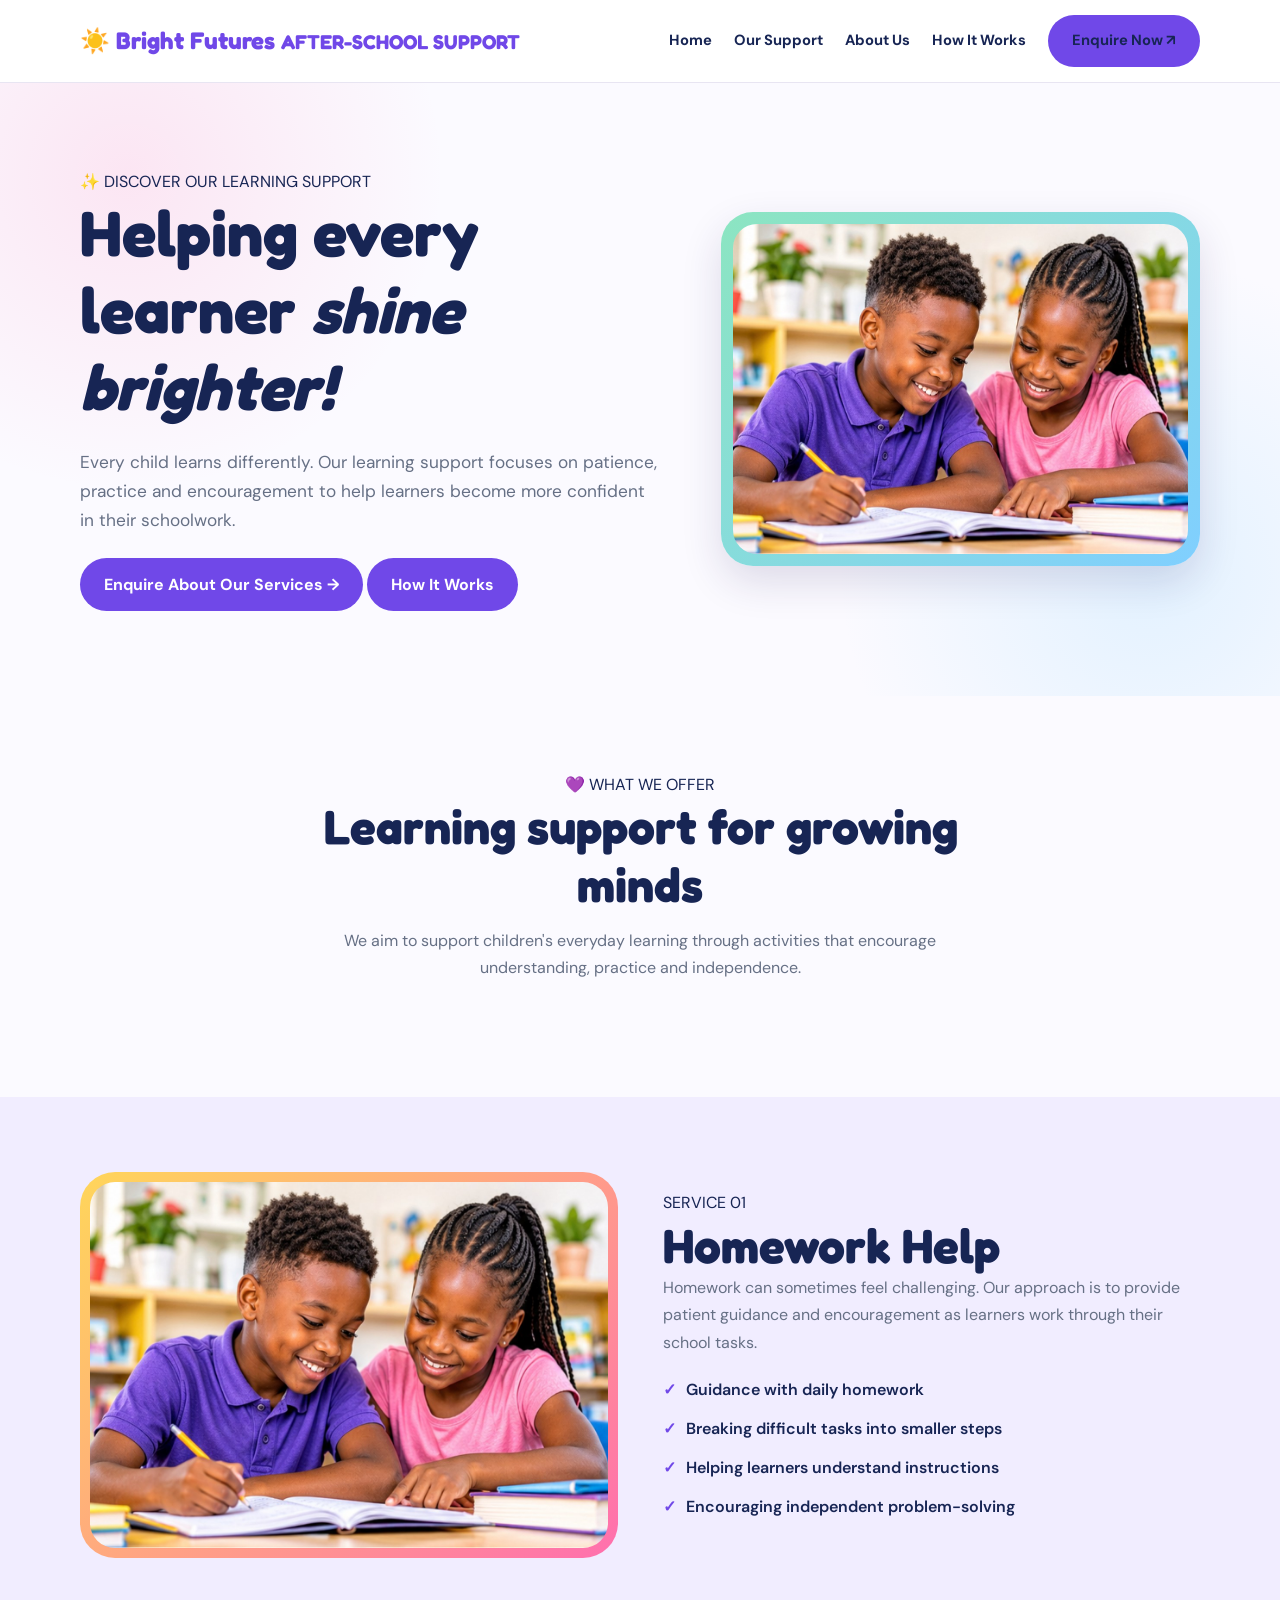
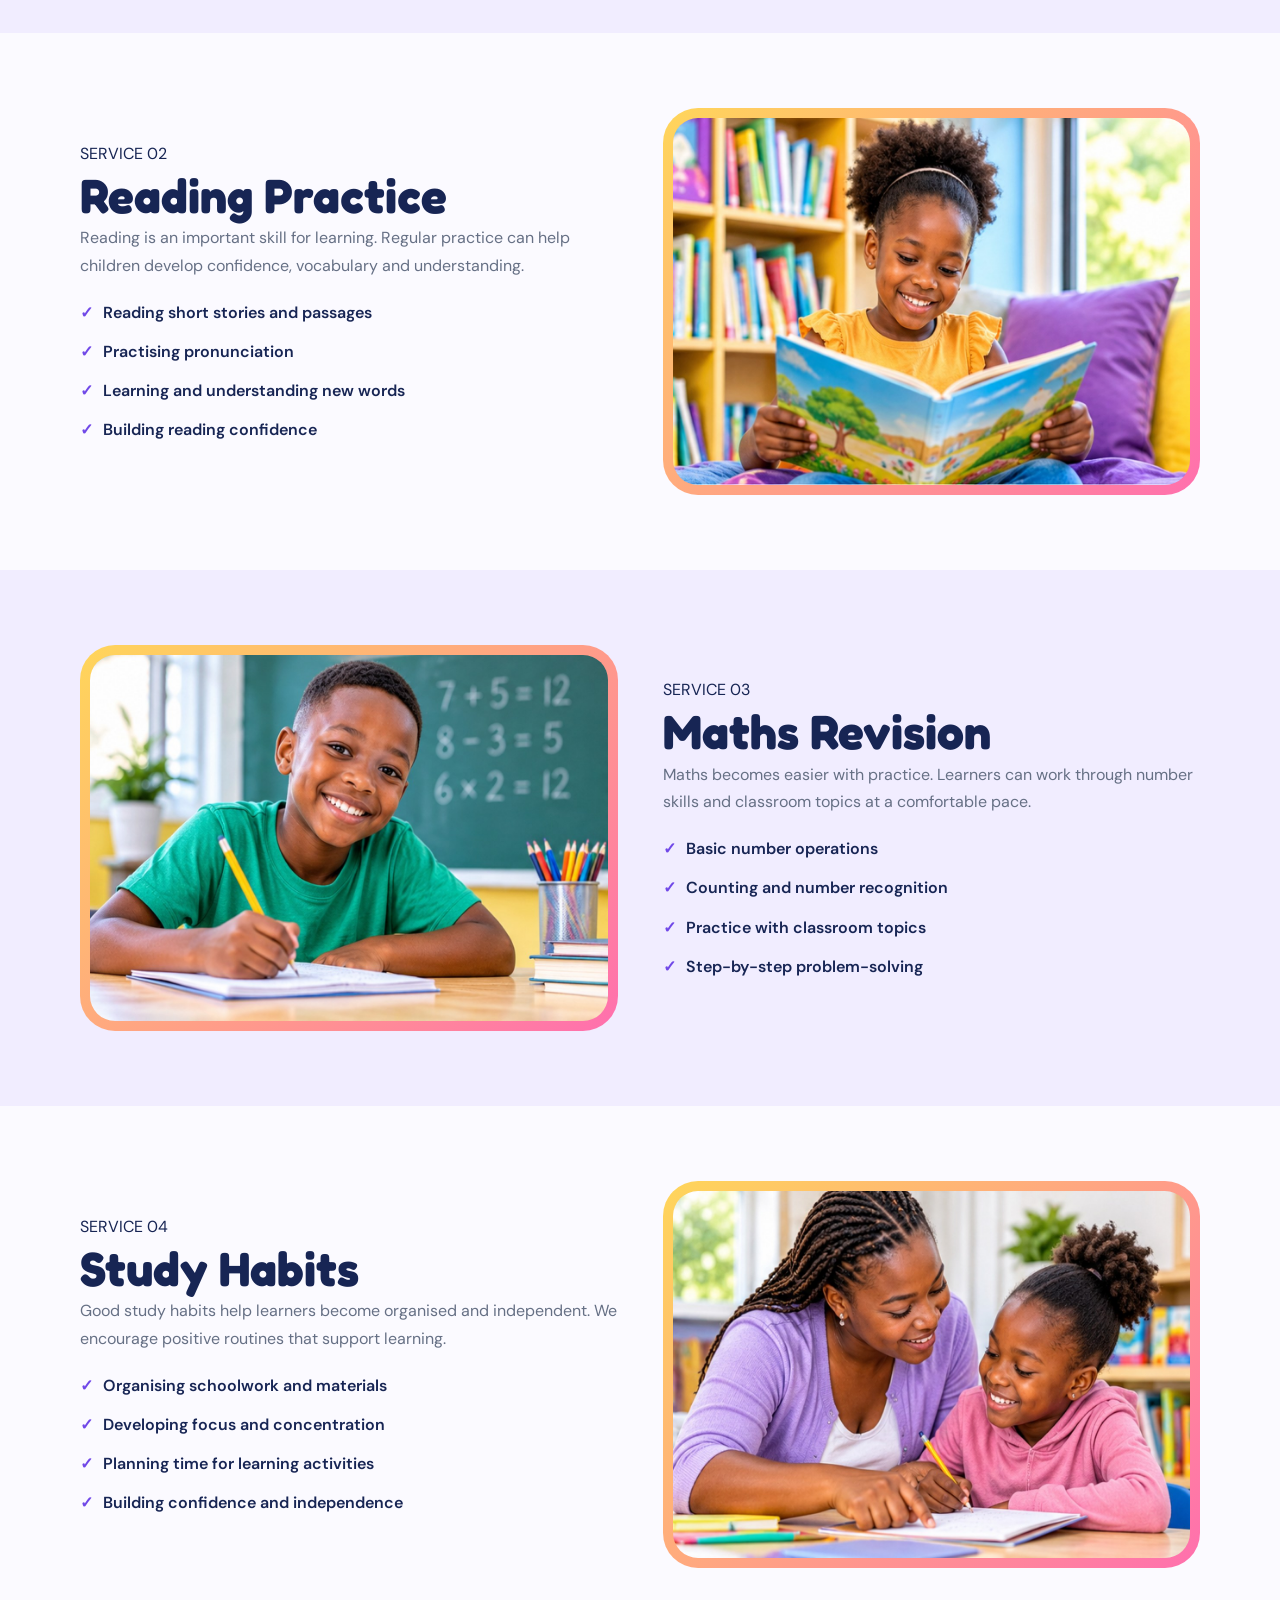
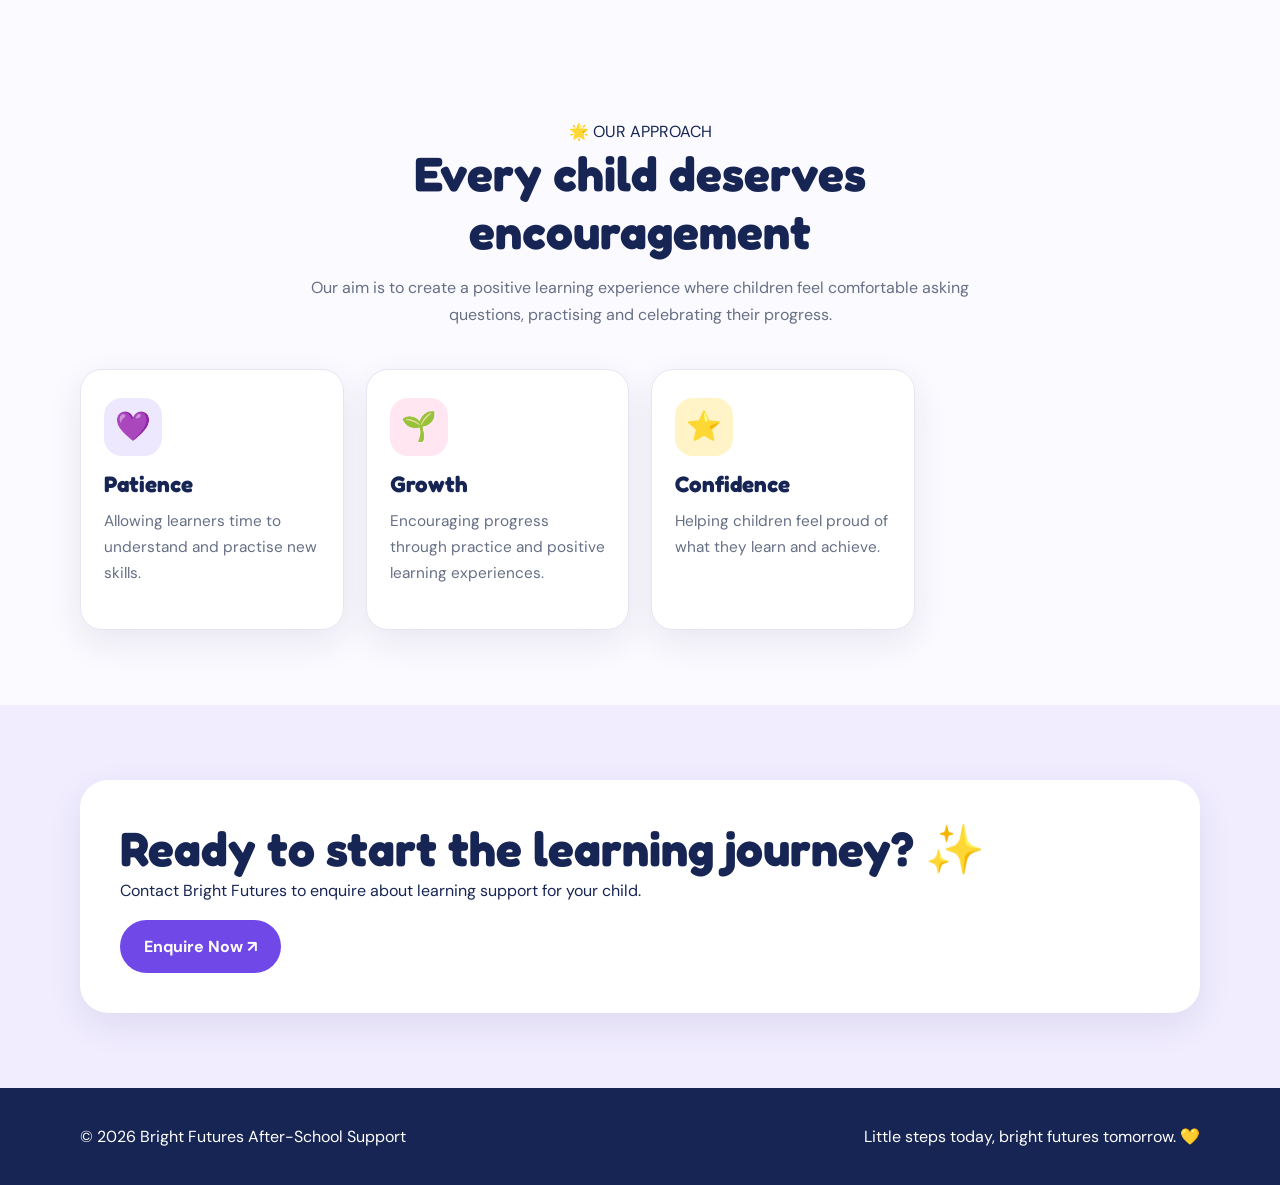
<file: Brightfutures/services.html>
<!DOCTYPE html>

<html lang="en">
<head>
<meta charset="utf-8"/>
<meta content="width=device-width, initial-scale=1.0" name="viewport"/>
<meta content="Explore Bright Futures learning support services, including homework help, reading practice, maths revision and study habits." name="description"/>
<title>Our Services | Bright Futures</title>
<link href="https://fonts.googleapis.com" rel="preconnect"/>
<link crossorigin="" href="https://fonts.gstatic.com" rel="preconnect"/>
<link href="https://fonts.googleapis.com/css2?family=DM+Sans:wght@400;500;600;700;800&amp;family=Fredoka:wght@500;600;700&amp;display=swap" rel="stylesheet"/>
<link href="style.css" rel="stylesheet"/>
</head>
<body>
<!-- HEADER AND NAVIGATION -->
<header>
<div class="wrap nav">
<a class="brand" href="index.html">
<span class="logo">☀️</span>
<span class="brand-name">
                Bright Futures
                <small>AFTER-SCHOOL SUPPORT</small>
</span>
</a>
<nav>
<a href="index.html">Home</a>
<a aria-current="page" href="services.html">Our Support</a>
<a href="about.html">About Us</a>
<a href="how-it-works.html">How It Works</a>
<a class="btn" href="enrolment.html">
                Enquire Now <span>↗</span>
</a>
</nav>
</div>
</header>
<main>
<!-- SERVICES HERO -->
<section class="hero">
<div class="wrap hero-grid">
<div class="hero-copy">
<span class="eyebrow">
                ✨ DISCOVER OUR LEARNING SUPPORT
            </span>
<h1>
                Helping every learner
                <em>shine brighter!</em>
</h1>
<p>
                Every child learns differently. Our learning
                support focuses on patience, practice and
                encouragement to help learners become more
                confident in their schoolwork.
            </p>
<div class="hero-actions">
<a class="btn" href="enrolment.html">
                    Enquire About Our Services →
                </a>
<a class="btn secondary" href="how-it-works.html">
                    How It Works
                </a>
</div>
</div>
<div class="hero-art photo-art"><img alt="Black learners working together on a learning activity" class="hero-photo" loading="eager" src="images/learning-together.jpg"/></div>
</div>
</section>
<!-- INTRODUCTION -->
<section>
<div class="wrap">
<div class="section-head">
<span class="eyebrow">
                💜 WHAT WE OFFER
            </span>
<h2>Learning support for growing minds</h2>
<p>
                We aim to support children's everyday learning
                through activities that encourage understanding,
                practice and independence.
            </p>
</div>
</div>
</section>
<!-- HOMEWORK HELP -->
<section class="about">
<div class="wrap about-grid">
<div class="about-art photo-about-art"><img alt="Black children learning and completing schoolwork together" class="about-photo" loading="lazy" src="images/learning-together.jpg"/></div>
<div class="about-copy">
<span class="eyebrow">
                SERVICE 01
            </span>
<h2>Homework Help</h2>
<p>
                Homework can sometimes feel challenging.
                Our approach is to provide patient guidance
                and encouragement as learners work through
                their school tasks.
            </p>
<ul class="checks">
<li>Guidance with daily homework</li>
<li>Breaking difficult tasks into smaller steps</li>
<li>Helping learners understand instructions</li>
<li>Encouraging independent problem-solving</li>
</ul>
</div>
</div>
</section>
<!-- READING PRACTICE -->
<section>
<div class="wrap about-grid">
<div class="about-copy">
<span class="eyebrow">
                SERVICE 02
            </span>
<h2>Reading Practice</h2>
<p>
                Reading is an important skill for learning.
                Regular practice can help children develop
                confidence, vocabulary and understanding.
            </p>
<ul class="checks">
<li>Reading short stories and passages</li>
<li>Practising pronunciation</li>
<li>Learning and understanding new words</li>
<li>Building reading confidence</li>
</ul>
</div>
<div class="about-art photo-about-art"><img alt="Black girl reading a colourful storybook" class="about-photo" loading="lazy" src="images/reading-practice.jpg"/></div>
</div>
</section>
<!-- MATHS REVISION -->
<section class="about">
<div class="wrap about-grid">
<div class="about-art photo-about-art"><img alt="Black boy practising mathematics in a notebook" class="about-photo" loading="lazy" src="images/maths-practice.jpg"/></div>
<div class="about-copy">
<span class="eyebrow">
                SERVICE 03
            </span>
<h2>Maths Revision</h2>
<p>
                Maths becomes easier with practice.
                Learners can work through number skills
                and classroom topics at a comfortable pace.
            </p>
<ul class="checks">
<li>Basic number operations</li>
<li>Counting and number recognition</li>
<li>Practice with classroom topics</li>
<li>Step-by-step problem-solving</li>
</ul>
</div>
</div>
</section>
<!-- STUDY HABITS -->
<section>
<div class="wrap about-grid">
<div class="about-copy">
<span class="eyebrow">
                SERVICE 04
            </span>
<h2>Study Habits</h2>
<p>
                Good study habits help learners become
                organised and independent. We encourage
                positive routines that support learning.
            </p>
<ul class="checks">
<li>Organising schoolwork and materials</li>
<li>Developing focus and concentration</li>
<li>Planning time for learning activities</li>
<li>Building confidence and independence</li>
</ul>
</div>
<div class="about-art photo-about-art"><img alt="Black female tutor helping a Black girl with her schoolwork" class="about-photo" loading="lazy" src="images/tutor-support.jpg"/></div>
</div>
</section>
<!-- OUR APPROACH -->
<section>
<div class="wrap">
<div class="section-head">
<span class="eyebrow">
                🌟 OUR APPROACH
            </span>
<h2>Every child deserves encouragement</h2>
<p>
                Our aim is to create a positive learning
                experience where children feel comfortable
                asking questions, practising and celebrating
                their progress.
            </p>
</div>
<div class="cards">
<article class="card">
<div class="card-icon">💜</div>
<h3>Patience</h3>
<p>
                    Allowing learners time to understand
                    and practise new skills.
                </p>
</article>
<article class="card">
<div class="card-icon">🌱</div>
<h3>Growth</h3>
<p>
                    Encouraging progress through practice
                    and positive learning experiences.
                </p>
</article>
<article class="card">
<div class="card-icon">⭐</div>
<h3>Confidence</h3>
<p>
                    Helping children feel proud of what
                    they learn and achieve.
                </p>
</article>
</div>
</div>
</section>
<!-- CALL TO ACTION -->
<section class="contact">
<div class="wrap contact-box">
<div>
<h2>Ready to start the learning journey? ✨</h2>
<p>
                Contact Bright Futures to enquire about
                learning support for your child.
            </p>
</div>
<a class="btn" href="enrolment.html">
            Enquire Now <span>↗</span>
</a>
</div>
</section>
</main>
<!-- FOOTER -->
<footer>
<div class="wrap footer-row">
<span>
            © <span id="year"></span>
            Bright Futures After-School Support
        </span>
<span>
            Little steps today, bright futures tomorrow. 💛
        </span>
</div>
</footer>
<script src="script.js"></script>
</body>
</html>
</file>
<file: Brightfutures/style.css>
@import url('https://fonts.googleapis.com/css2?family=DM+Sans:wght@400;500;600;700;800&family=Fredoka:wght@400;500;600;700&display=swap');

:root {
  --purple: #7048e8;
  --pink: #ff6fae;
  --yellow: #ffd65a;
  --mint: #8ce5c1;
  --sky: #80cfff;
  --paper: #fbfaff;
  --navy: #172554;
  --white: #ffffff;
  --muted: #667085;
  --border: #e8e5f2;
  --shadow: 0 12px 35px rgba(40, 30, 90, 0.09);
}

* {
  box-sizing: border-box;
  margin: 0;
  padding: 0;
}

html {
  scroll-behavior: smooth;
}

body {
  font-family: 'DM Sans', sans-serif;
  background: var(--paper);
  color: var(--navy);
  line-height: 1.7;
}

h1, h2, h3, h4 {
  font-family: 'Fredoka', sans-serif;
  line-height: 1.2;
  color: var(--navy);
}

h1 {
  font-size: clamp(2.5rem, 5vw, 4.2rem);
}

h2 {
  font-size: clamp(2rem, 4vw, 3rem);
}

h3 {
  font-size: 1.4rem;
}

p {
  margin-bottom: 15px;
}

a {
  color: inherit;
  text-decoration: none;
}

img {
  max-width: 100%;
  display: block;
}

button, input, select, textarea {
  font: inherit;
}

/* GENERAL LAYOUT */

.wrap {
  width: min(1120px, 90%);
  margin: 0 auto;
}

section {
  padding: 75px 0;
}

.section-head {
  max-width: 700px;
  margin: 0 auto 40px;
  text-align: center;
}

.section-head p {
  color: var(--muted);
  margin-top: 14px;
}

/* HEADER AND NAVIGATION */

header {
  background: var(--white);
  border-bottom: 1px solid var(--border);
  position: sticky;
  top: 0;
  z-index: 100;
}

.nav {
  min-height: 82px;
  display: flex;
  align-items: center;
  justify-content: space-between;
  gap: 25px;
}

.brand {
  font-family: 'Fredoka', sans-serif;
  font-size: 1.5rem;
  font-weight: 700;
  color: var(--purple);
  white-space: nowrap;
}

.nav-links,
.nav nav {
  display: flex;
  align-items: center;
  gap: 22px;
  flex-wrap: wrap;
}

.nav-links a,
.nav nav a,
.nav > a:not(.brand) {
  font-size: 0.92rem;
  font-weight: 700;
  color: var(--navy);
  transition: color 0.2s ease;
}

.nav-links a:hover,
.nav nav a:hover,
.nav > a:not(.brand):hover {
  color: var(--purple);
}

/* BUTTONS */

.btn,
button,
input[type="submit"] {
  display: inline-block;
  border: none;
  border-radius: 30px;
  padding: 13px 24px;
  background: var(--purple);
  color: var(--white);
  font-weight: 700;
  cursor: pointer;
  transition: transform 0.2s ease, box-shadow 0.2s ease;
}

.btn:hover,
button:hover,
input[type="submit"]:hover {
  transform: translateY(-3px);
  box-shadow: 0 8px 20px rgba(112, 72, 232, 0.22);
}

.btn-secondary {
  background: var(--pink);
  color: var(--white);
}

.btn-outline {
  background: transparent;
  border: 2px solid var(--purple);
  color: var(--purple);
}

/* HOMEPAGE HERO */

.hero {
  padding: 85px 0;
  background:
    radial-gradient(circle at 10% 15%, rgba(255, 111, 174, 0.15), transparent 25%),
    radial-gradient(circle at 90% 80%, rgba(128, 207, 255, 0.2), transparent 25%),
    var(--paper);
}

.hero-grid {
  display: grid;
  grid-template-columns: 1.1fr 0.9fr;
  align-items: center;
  gap: 55px;
}

.hero-copy p {
  max-width: 580px;
  color: var(--muted);
  font-size: 1.08rem;
  margin: 22px 0;
}

.hero-copy h1 span {
  color: var(--purple);
}

.hero-art {
  min-height: 330px;
  display: flex;
  align-items: center;
  justify-content: center;
  position: relative;
}

.art-blob {
  width: 280px;
  height: 280px;
  border-radius: 48% 52% 60% 40%;
  background: var(--mint);
  position: absolute;
  transform: rotate(-10deg);
}

.study-card {
  position: relative;
  z-index: 1;
  width: min(330px, 90%);
  padding: 30px;
  border-radius: 25px;
  background: var(--white);
  box-shadow: var(--shadow);
  text-align: center;
}

.study-card h3 {
  color: var(--purple);
  margin-bottom: 10px;
}

.float {
  position: absolute;
  z-index: 2;
  padding: 12px 17px;
  border-radius: 18px;
  background: var(--yellow);
  font-weight: 800;
  box-shadow: var(--shadow);
}

.float:first-of-type {
  top: 20px;
  right: 5px;
}

.float:last-of-type {
  bottom: 20px;
  left: 0;
  background: var(--pink);
  color: var(--white);
}

/* SERVICE CARDS */

.cards {
  display: grid;
  grid-template-columns: repeat(4, 1fr);
  gap: 22px;
}

.card {
  padding: 28px 23px;
  border-radius: 22px;
  background: var(--white);
  box-shadow: var(--shadow);
  border: 1px solid var(--border);
  transition: transform 0.2s ease;
}

.card:hover {
  transform: translateY(-6px);
}

.card h3 {
  margin: 15px 0 10px;
}

.card p {
  color: var(--muted);
  font-size: 0.96rem;
}

.card-icon {
  width: 58px;
  height: 58px;
  display: grid;
  place-items: center;
  border-radius: 18px;
  background: #eee8ff;
  font-size: 1.8rem;
}

.card:nth-child(2) .card-icon {
  background: #ffe6f0;
}

.card:nth-child(3) .card-icon {
  background: #fff3c8;
}

.card:nth-child(4) .card-icon {
  background: #dff9ed;
}

/* ABOUT SECTION */

.about {
  background: #f1edff;
}

.about-grid {
  display: grid;
  grid-template-columns: 1fr 1fr;
  align-items: center;
  gap: 45px;
}

.about-art {
  min-height: 300px;
  display: grid;
  place-items: center;
  background: var(--sky);
  border-radius: 35px;
  font-size: 6rem;
}

.about-copy p {
  color: var(--muted);
}

.checks {
  list-style: none;
  margin: 20px 0;
}

.checks li {
  margin: 12px 0;
  font-weight: 600;
}

.checks li::before {
  content: "✓";
  color: var(--purple);
  font-weight: 800;
  margin-right: 10px;
}

/* HOW IT WORKS / STEPS */

.steps {
  display: grid;
  grid-template-columns: repeat(3, 1fr);
  gap: 22px;
}

.step {
  padding: 28px;
  border-radius: 22px;
  background: var(--white);
  box-shadow: var(--shadow);
  border: 1px solid var(--border);
}

.step-number {
  width: 48px;
  height: 48px;
  border-radius: 50%;
  display: grid;
  place-items: center;
  background: var(--yellow);
  font-family: 'Fredoka', sans-serif;
  font-size: 1.4rem;
  font-weight: 700;
  margin-bottom: 18px;
}

.step p {
  color: var(--muted);
  margin-top: 10px;
}

/* CONTACT AND ENROLMENT */

.contact {
  background: #f1edff;
}

.contact-box {
  padding: 40px;
  border-radius: 28px;
  background: var(--white);
  box-shadow: var(--shadow);
}

.form-shell {
  max-width: 800px;
  margin: 0 auto;
  padding: 35px;
  background: var(--white);
  border: 1px solid var(--border);
  border-radius: 25px;
  box-shadow: var(--shadow);
}

.form-grid {
  display: grid;
  grid-template-columns: 1fr 1fr;
  gap: 20px;
}

.field {
  display: flex;
  flex-direction: column;
  gap: 7px;
  margin-bottom: 18px;
}

.field label {
  font-weight: 700;
  font-size: 0.95rem;
}

.field input,
.field select,
.field textarea {
  width: 100%;
  padding: 13px 15px;
  border: 1px solid var(--border);
  border-radius: 12px;
  background: #fdfcff;
  color: var(--navy);
  outline: none;
}

.field input:focus,
.field select:focus,
.field textarea:focus {
  border-color: var(--purple);
  box-shadow: 0 0 0 3px rgba(112, 72, 232, 0.12);
}

.field textarea {
  min-height: 120px;
  resize: vertical;
}

.form-note {
  color: var(--muted);
  font-size: 0.88rem;
  margin-top: 15px;
}

.success {
  display: none;
  margin-top: 20px;
  padding: 15px;
  border-radius: 12px;
  background: #dff9ed;
  color: #145c43;
  font-weight: 700;
}

/* FOOTER */

footer {
  background: var(--navy);
  color: var(--white);
  padding: 35px 0;
}

.footer-row {
  display: flex;
  justify-content: space-between;
  align-items: center;
  gap: 20px;
  flex-wrap: wrap;
}

footer p {
  margin: 0;
  color: #d9def0;
}

footer a {
  color: var(--white);
}

footer a:hover {
  color: var(--yellow);
}

/* SMALL DECORATIVE DETAILS */

.highlight {
  color: var(--purple);
}

.pill {
  display: inline-block;
  padding: 7px 15px;
  border-radius: 30px;
  background: #eee8ff;
  color: var(--purple);
  font-weight: 700;
  font-size: 0.85rem;
  margin-bottom: 15px;
}

.page-banner {
  padding: 65px 0;
  text-align: center;
  background: linear-gradient(120deg, #eee8ff, #ffe6f0);
}

.page-banner p {
  max-width: 650px;
  margin: 15px auto 0;
  color: var(--muted);
}

/* TABLET */

@media (max-width: 900px) {
  .cards {
    grid-template-columns: repeat(2, 1fr);
  }

  .hero-grid,
  .about-grid {
    grid-template-columns: 1fr;
  }

  .hero-copy {
    text-align: center;
  }

  .hero-copy p {
    margin-left: auto;
    margin-right: auto;
  }

  .steps {
    grid-template-columns: 1fr 1fr;
  }

  .nav {
    padding: 15px 0;
    flex-wrap: wrap;
  }

  .nav-links,
  .nav nav {
    gap: 12px 18px;
  }
}

/* MOBILE */

@media (max-width: 600px) {
  section {
    padding: 50px 0;
  }

  .wrap {
    width: 92%;
  }

  .nav {
    justify-content: center;
    text-align: center;
  }

  .nav-links,
  .nav nav {
    justify-content: center;
    width: 100%;
  }

  .nav-links a,
  .nav nav a {
    font-size: 0.85rem;
  }

  .hero {
    padding: 55px 0;
  }

  .hero-grid {
    gap: 25px;
  }

  .hero-art {
    min-height: 270px;
  }

  .art-blob {
    width: 220px;
    height: 220px;
  }

  .cards,
  .steps,
  .form-grid {
    grid-template-columns: 1fr;
  }

  .card,
  .step {
    padding: 23px;
  }

  .about-art {
    min-height: 220px;
    font-size: 4.5rem;
  }

  .form-shell,
  .contact-box {
    padding: 22px;
  }

  .footer-row {
    flex-direction: column;
    text-align: center;
  }

  .btn {
    text-align: center;
  }
}


/* REAL PHOTOGRAPHY: Bright Futures Black learner image collection */
.photo-art {
  width: 100%;
  min-height: 330px;
  padding: 12px;
  border-radius: 32px;
  background: linear-gradient(135deg, #8ce5c1, #80cfff);
  overflow: hidden;
  box-shadow: 0 16px 40px rgba(40, 30, 90, 0.14);
}
.hero-photo {
  display: block;
  width: 100%;
  height: 330px;
  object-fit: cover;
  object-position: center;
  border-radius: 24px;
}
.photo-about-art {
  padding: 10px;
  overflow: hidden;
  background: linear-gradient(135deg, #ffd65a, #ff6fae);
}
.about-photo {
  width: 100%;
  height: 100%;
  min-height: 280px;
  object-fit: cover;
  border-radius: 25px;
}
@media (max-width: 600px) {
  .photo-art { min-height: 250px; }
  .hero-photo { height: 250px; }
  .about-photo { min-height: 220px; }
}
</file>
